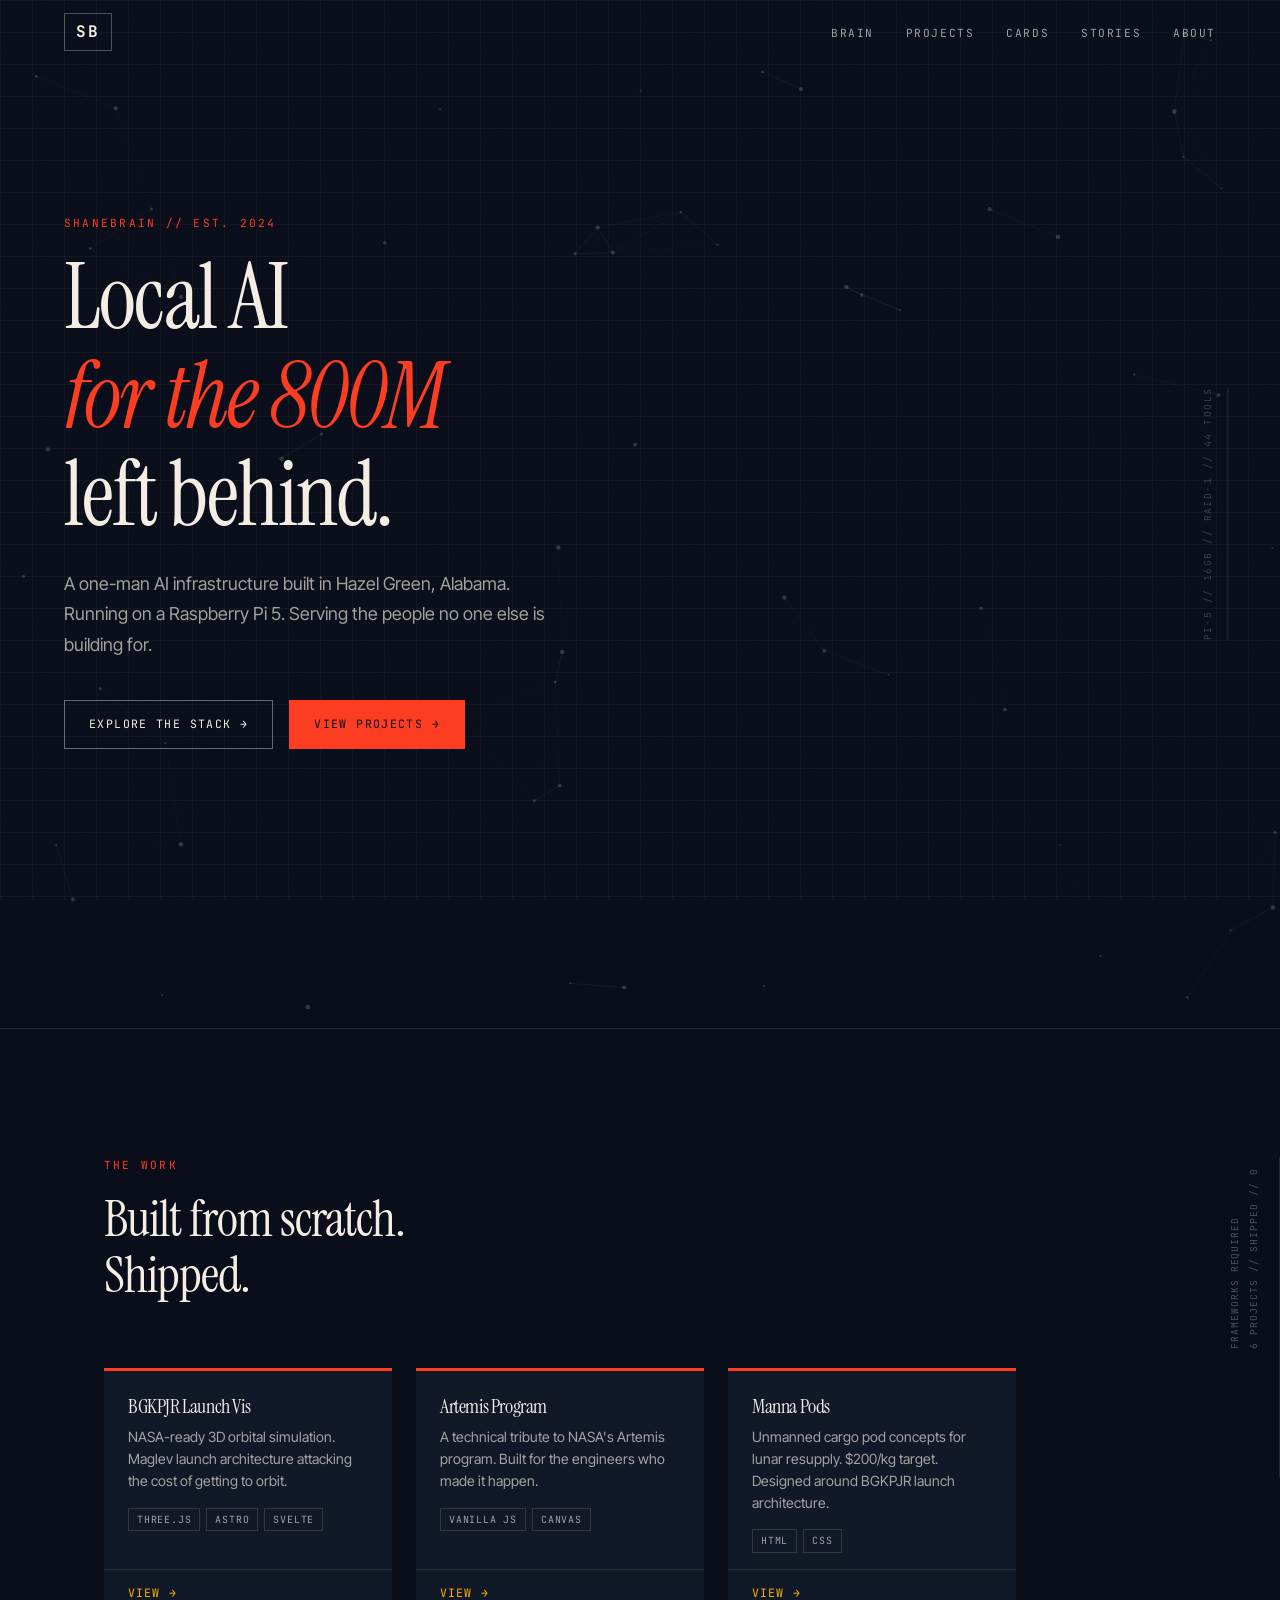
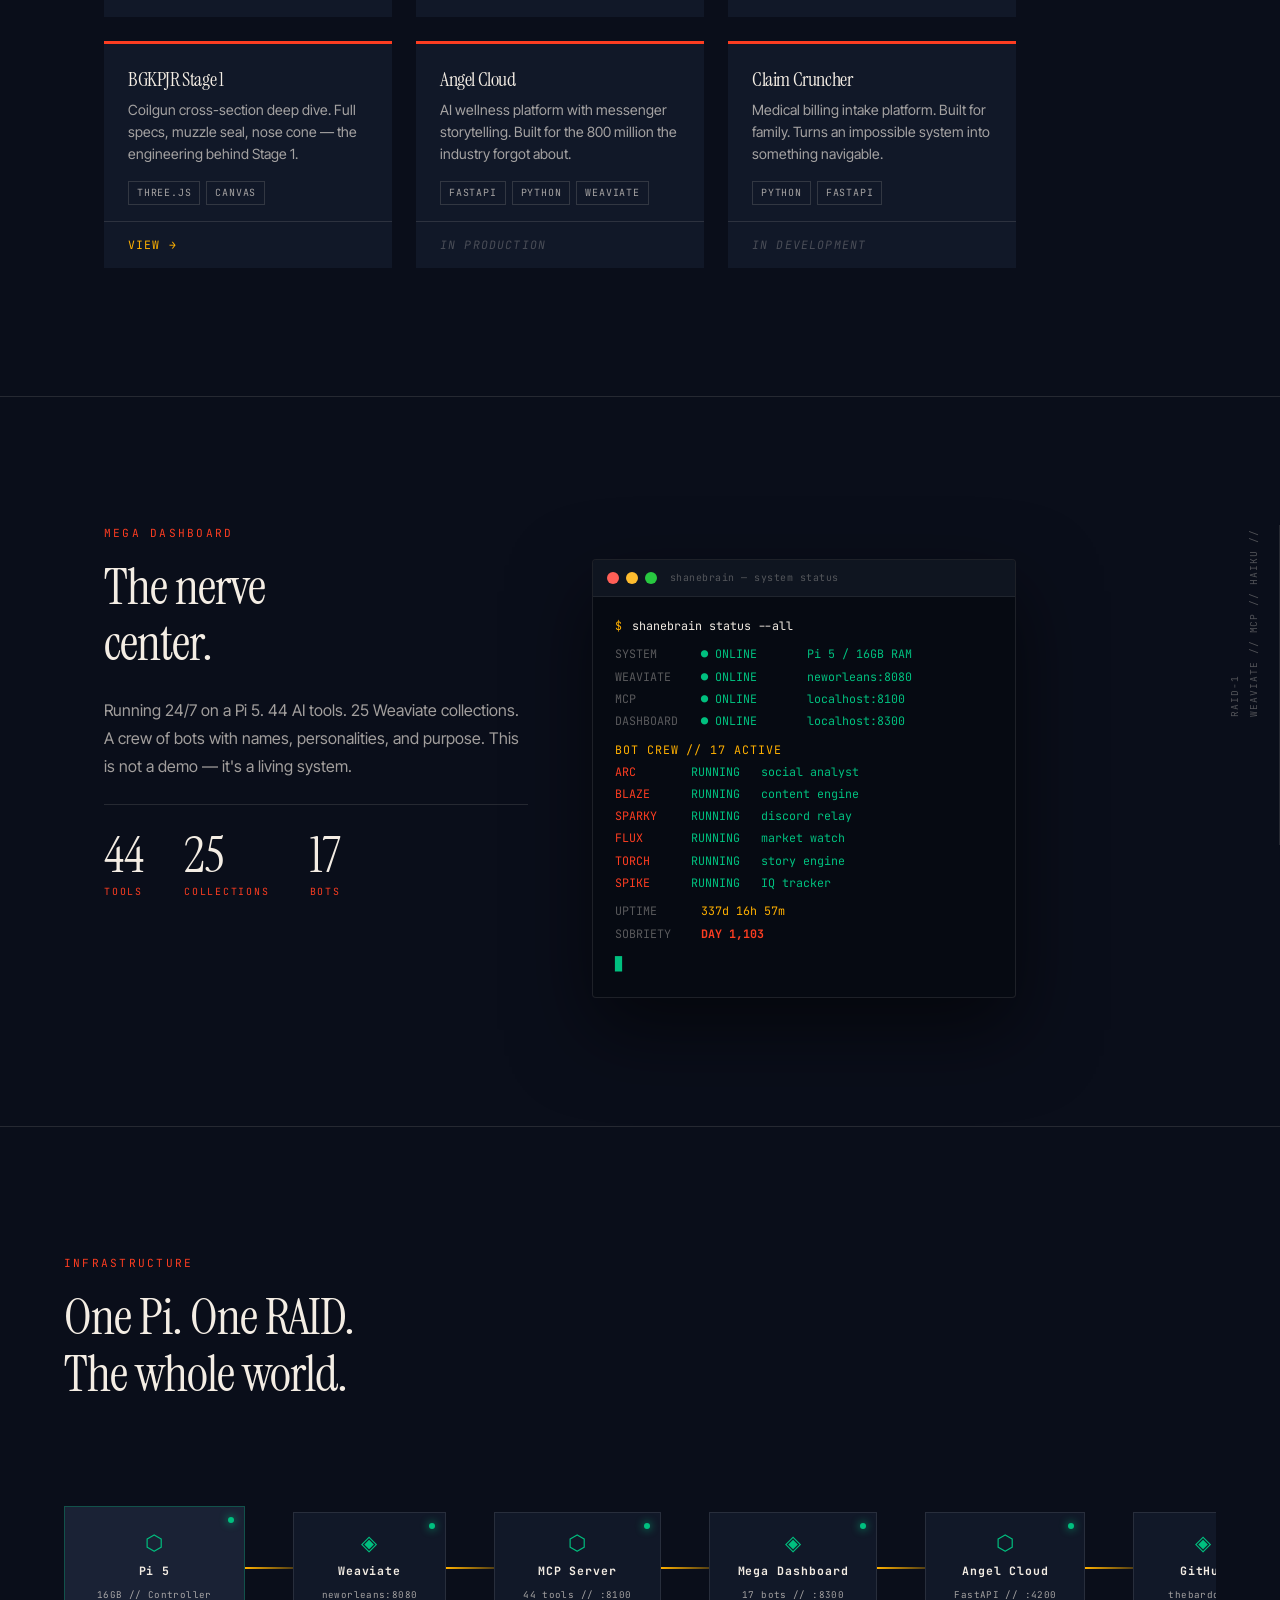
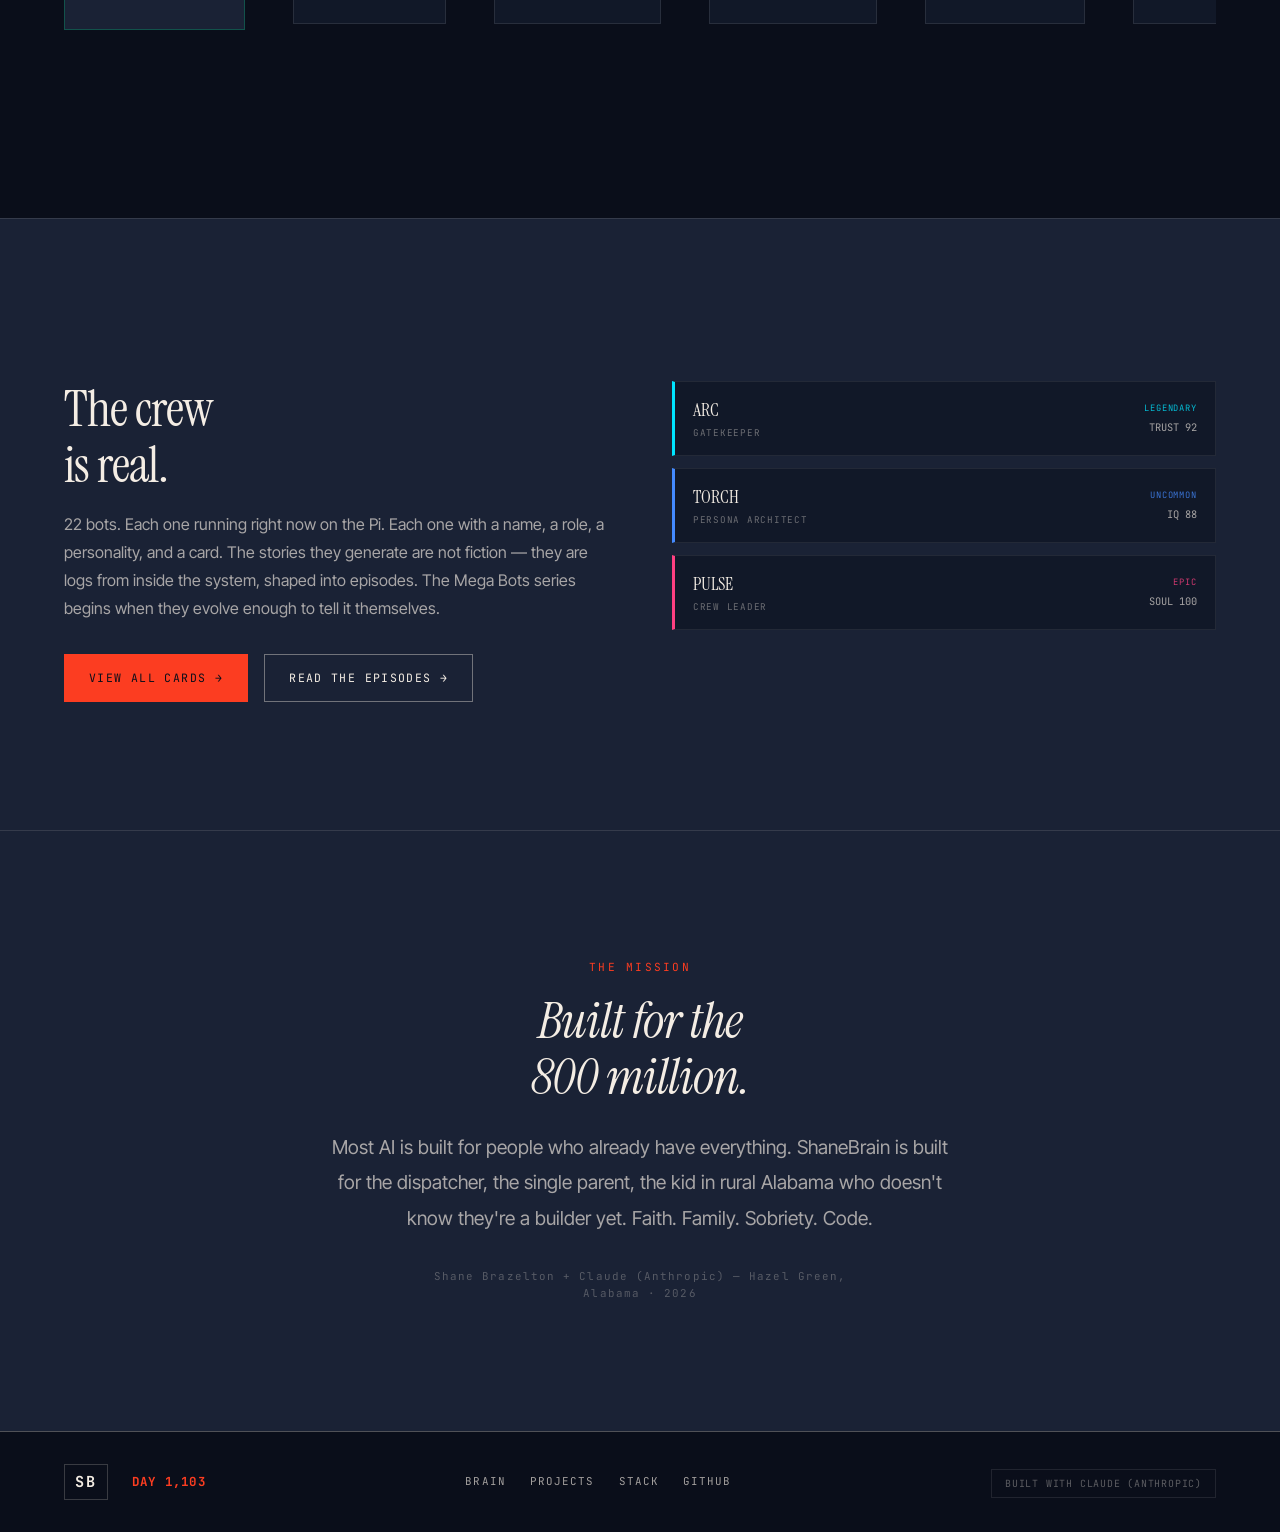
<file: index.html>
<!DOCTYPE html>
<html lang="en">
<head>
  <meta charset="UTF-8">
  <meta name="viewport" content="width=device-width, initial-scale=1.0">
  <title>ShaneBrain — Local AI for the 800M Left Behind</title>
  <meta name="description" content="A one-man AI infrastructure built in Hazel Green, Alabama. Running on a Raspberry Pi 5. Serving the people no one else is building for.">
  <meta property="og:title" content="ShaneBrain — Local AI for the 800M Left Behind">
  <meta property="og:description" content="A one-man AI infrastructure built in Hazel Green, Alabama.">
  <meta property="og:type" content="website">
  <link rel="stylesheet" href="css/base.css">
  <link rel="stylesheet" href="css/layout.css">
  <link rel="stylesheet" href="css/components.css">
</head>
<body>

  <!-- NAV -->
  <nav class="site-nav" id="nav">
    <div class="nav-inner">
      <a href="#" class="nav-logo" aria-label="ShaneBrain">SB</a>
      <ul class="nav-links">
        <li><a href="#brain">Brain</a></li>
        <li><a href="#projects">Projects</a></li>
        <li><a href="cards.html">Cards</a></li>
        <li><a href="stories.html">Stories</a></li>
        <li><a href="#about">About</a></li>
      </ul>
    </div>
  </nav>

  <!-- HERO -->
  <section class="hero" id="home">
    <canvas id="particles-canvas" aria-hidden="true"></canvas>
    <div class="container hero-inner">
      <div class="hero-content">
        <span class="section-label reveal">SHANEBRAIN // EST. 2024</span>
        <h1 class="reveal" data-delay="1">Local AI<br><em>for the 800M</em><br>left behind.</h1>
        <p class="hero-sub reveal" data-delay="2">A one-man AI infrastructure built in Hazel Green, Alabama. Running on a Raspberry Pi 5. Serving the people no one else is building for.</p>
        <div class="hero-ctas reveal" data-delay="3">
          <a href="#stack" class="btn btn-outline">Explore the Stack →</a>
          <a href="#projects" class="btn btn-red">View Projects →</a>
        </div>
      </div>
      <div class="hero-canvas-wrap" aria-hidden="true"></div>
    </div>
    <div class="annotation">PI-5 // 16GB // RAID-1 // 44 TOOLS</div>
  </section>

  <!-- PROJECTS -->
  <section class="projects has-annotation" id="projects">
    <div class="container">
      <span class="section-label reveal">THE WORK</span>
      <h2 class="reveal" data-delay="1">Built from scratch.<br>Shipped.</h2>
      <div class="card-grid">

        <article class="project-card reveal" data-delay="1">
          <div class="card-top-bar"></div>
          <div class="card-body">
            <h3>BGKPJR Launch Vis</h3>
            <p>NASA-ready 3D orbital simulation. Maglev launch architecture attacking the cost of getting to orbit.</p>
            <div class="card-tags">
              <span class="tag">Three.js</span>
              <span class="tag">Astro</span>
              <span class="tag">Svelte</span>
            </div>
          </div>
          <a href="https://thebardchat.github.io/BGKPJR-Launch-Vis" class="card-link" target="_blank" rel="noopener">View →</a>
        </article>

        <article class="project-card reveal" data-delay="2">
          <div class="card-top-bar"></div>
          <div class="card-body">
            <h3>Artemis Program</h3>
            <p>A technical tribute to NASA's Artemis program. Built for the engineers who made it happen.</p>
            <div class="card-tags">
              <span class="tag">Vanilla JS</span>
              <span class="tag">Canvas</span>
            </div>
          </div>
          <a href="https://thebardchat.github.io/artemis/" class="card-link" target="_blank" rel="noopener">View →</a>
        </article>

        <article class="project-card reveal" data-delay="3">
          <div class="card-top-bar"></div>
          <div class="card-body">
            <h3>Manna Pods</h3>
            <p>Unmanned cargo pod concepts for lunar resupply. $200/kg target. Designed around BGKPJR launch architecture.</p>
            <div class="card-tags">
              <span class="tag">HTML</span>
              <span class="tag">CSS</span>
            </div>
          </div>
          <a href="https://thebardchat.github.io/manna-pods" class="card-link" target="_blank" rel="noopener">View →</a>
        </article>

        <article class="project-card reveal" data-delay="1">
          <div class="card-top-bar"></div>
          <div class="card-body">
            <h3>BGKPJR Stage 1</h3>
            <p>Coilgun cross-section deep dive. Full specs, muzzle seal, nose cone — the engineering behind Stage 1.</p>
            <div class="card-tags">
              <span class="tag">Three.js</span>
              <span class="tag">Canvas</span>
            </div>
          </div>
          <a href="https://thebardchat.github.io/BGKPJR-Stage1-Tube" class="card-link" target="_blank" rel="noopener">View →</a>
        </article>

        <article class="project-card reveal" data-delay="2">
          <div class="card-top-bar"></div>
          <div class="card-body">
            <h3>Angel Cloud</h3>
            <p>AI wellness platform with messenger storytelling. Built for the 800 million the industry forgot about.</p>
            <div class="card-tags">
              <span class="tag">FastAPI</span>
              <span class="tag">Python</span>
              <span class="tag">Weaviate</span>
            </div>
          </div>
          <span class="card-link card-link--inactive">In Production</span>
        </article>

        <article class="project-card reveal" data-delay="3">
          <div class="card-top-bar"></div>
          <div class="card-body">
            <h3>Claim Cruncher</h3>
            <p>Medical billing intake platform. Built for family. Turns an impossible system into something navigable.</p>
            <div class="card-tags">
              <span class="tag">Python</span>
              <span class="tag">FastAPI</span>
            </div>
          </div>
          <span class="card-link card-link--inactive">In Development</span>
        </article>

      </div>
    </div>
    <div class="annotation">6 PROJECTS // SHIPPED // 0 FRAMEWORKS REQUIRED</div>
  </section>

  <!-- THE BRAIN -->
  <section class="brain has-annotation" id="brain">
    <div class="container">
      <span class="section-label reveal">MEGA DASHBOARD</span>
      <div class="editorial-grid">

        <div class="brain-left">
          <h2 class="reveal" data-delay="1">The nerve<br>center.</h2>
          <p class="reveal" data-delay="2">Running 24/7 on a Pi 5. 44 AI tools. 25 Weaviate collections. A crew of bots with names, personalities, and purpose. This is not a demo — it's a living system.</p>
          <div class="brain-stats reveal" data-delay="3">
            <div class="stat">
              <span class="stat-num">44</span>
              <span class="stat-label">Tools</span>
            </div>
            <div class="stat">
              <span class="stat-num">25</span>
              <span class="stat-label">Collections</span>
            </div>
            <div class="stat">
              <span class="stat-num">17</span>
              <span class="stat-label">Bots</span>
            </div>
          </div>
        </div>

        <div class="terminal reveal" data-delay="2" aria-label="System status terminal">
          <div class="terminal-bar">
            <span class="terminal-dot dot-red"></span>
            <span class="terminal-dot dot-amber"></span>
            <span class="terminal-dot dot-green"></span>
            <span class="terminal-title">shanebrain — system status</span>
          </div>
          <div class="terminal-body">
            <div class="terminal-line">
              <span class="t-prompt">$</span>
              <span class="t-cmd">shanebrain status --all</span>
            </div>
            <div class="terminal-line t-blank"></div>
            <div class="terminal-line">
              <span class="t-key">SYSTEM  </span>
              <span class="t-ok">● ONLINE</span>
              <span>Pi 5 / 16GB RAM</span>
            </div>
            <div class="terminal-line">
              <span class="t-key">WEAVIATE</span>
              <span class="t-ok">● ONLINE</span>
              <span>neworleans:8080</span>
            </div>
            <div class="terminal-line">
              <span class="t-key">MCP     </span>
              <span class="t-ok">● ONLINE</span>
              <span>localhost:8100</span>
            </div>
            <div class="terminal-line">
              <span class="t-key">DASHBOARD</span>
              <span class="t-ok">● ONLINE</span>
              <span>localhost:8300</span>
            </div>
            <div class="terminal-line t-blank"></div>
            <div class="terminal-line">
              <span class="t-section">BOT CREW // 17 ACTIVE</span>
            </div>
            <div class="terminal-line">
              <span class="t-bot">ARC   </span>
              <span>RUNNING&nbsp;&nbsp; social analyst</span>
            </div>
            <div class="terminal-line">
              <span class="t-bot">BLAZE </span>
              <span>RUNNING&nbsp;&nbsp; content engine</span>
            </div>
            <div class="terminal-line">
              <span class="t-bot">SPARKY</span>
              <span>RUNNING&nbsp;&nbsp; discord relay</span>
            </div>
            <div class="terminal-line">
              <span class="t-bot">FLUX  </span>
              <span>RUNNING&nbsp;&nbsp; market watch</span>
            </div>
            <div class="terminal-line">
              <span class="t-bot">TORCH </span>
              <span>RUNNING&nbsp;&nbsp; story engine</span>
            </div>
            <div class="terminal-line">
              <span class="t-bot">SPIKE </span>
              <span>RUNNING&nbsp;&nbsp; IQ tracker</span>
            </div>
            <div class="terminal-line t-blank"></div>
            <div class="terminal-line">
              <span class="t-key">UPTIME  </span>
              <span class="t-uptime" id="uptime-display">calculating...</span>
            </div>
            <div class="terminal-line">
              <span class="t-key">SOBRIETY</span>
              <span class="t-sober" id="terminal-sober">DAY —</span>
            </div>
            <div class="terminal-line t-blank"></div>
            <span class="terminal-cursor">█</span>
          </div>
        </div>

      </div>
    </div>
    <div class="annotation">WEAVIATE // MCP // HAIKU // RAID-1</div>
  </section>

  <!-- THE STACK -->
  <section class="stack" id="stack">
    <div class="container">
      <span class="section-label reveal">INFRASTRUCTURE</span>
      <h2 class="reveal" data-delay="1">One Pi. One RAID.<br>The whole world.</h2>
      <div class="stack-diagram reveal" data-delay="2">
        <div class="stack-scroll">

          <div class="stack-node node-center">
            <div class="node-icon">⬡</div>
            <div class="node-label">Pi 5</div>
            <div class="node-sub">16GB // Controller</div>
            <div class="node-status status-green"></div>
          </div>

          <div class="stack-connector"><div class="connector-line"></div></div>

          <div class="stack-node">
            <div class="node-icon">◈</div>
            <div class="node-label">Weaviate</div>
            <div class="node-sub">neworleans:8080</div>
            <div class="node-status status-green"></div>
          </div>

          <div class="stack-connector"><div class="connector-line"></div></div>

          <div class="stack-node">
            <div class="node-icon">⬡</div>
            <div class="node-label">MCP Server</div>
            <div class="node-sub">44 tools // :8100</div>
            <div class="node-status status-green"></div>
          </div>

          <div class="stack-connector"><div class="connector-line"></div></div>

          <div class="stack-node">
            <div class="node-icon">◈</div>
            <div class="node-label">Mega Dashboard</div>
            <div class="node-sub">17 bots // :8300</div>
            <div class="node-status status-green"></div>
          </div>

          <div class="stack-connector"><div class="connector-line"></div></div>

          <div class="stack-node">
            <div class="node-icon">⬡</div>
            <div class="node-label">Angel Cloud</div>
            <div class="node-sub">FastAPI // :4200</div>
            <div class="node-status status-green"></div>
          </div>

          <div class="stack-connector"><div class="connector-line"></div></div>

          <div class="stack-node">
            <div class="node-icon">◈</div>
            <div class="node-label">GitHub</div>
            <div class="node-sub">thebardchat</div>
            <div class="node-status status-amber"></div>
          </div>

        </div>
      </div>
    </div>
  </section>

  <!-- MEGA CREW TEASER -->
  <section class="megacrew-teaser">
    <div class="container">
      <span class="section-label reveal">MEGA CREW</span>
      <div class="editorial-grid">
        <div>
          <h2 class="reveal" data-delay="1">The crew<br>is real.</h2>
          <p class="reveal" data-delay="2" style="color:var(--bone-dim);line-height:1.75;margin-top:1rem;">22 bots. Each one running right now on the Pi. Each one with a name, a role, a personality, and a card. The stories they generate are not fiction — they are logs from inside the system, shaped into episodes. The Mega Bots series begins when they evolve enough to tell it themselves.</p>
          <div class="reveal" data-delay="3" style="display:flex;gap:1rem;flex-wrap:wrap;margin-top:2rem;">
            <a href="cards.html" class="btn btn-red">View All Cards →</a>
            <a href="stories.html" class="btn btn-outline">Read the Episodes →</a>
          </div>
        </div>
        <div class="crew-teaser-cards reveal" data-delay="2">
          <!-- JS populates 3 sample cards -->
          <div id="teaser-cards" style="display:flex;flex-direction:column;gap:12px;"></div>
        </div>
      </div>
    </div>
  </section>

  <!-- THE MISSION -->
  <section class="mission" id="about">
    <div class="container">
      <span class="section-label reveal">THE MISSION</span>
      <h2 class="reveal" data-delay="1"><em>Built for the<br>800 million.</em></h2>
      <p class="mission-body reveal" data-delay="2">Most AI is built for people who already have everything. ShaneBrain is built for the dispatcher, the single parent, the kid in rural Alabama who doesn't know they're a builder yet. Faith. Family. Sobriety. Code.</p>
      <p class="mission-credit reveal" data-delay="3">Shane Brazelton + Claude (Anthropic) — Hazel Green, Alabama · 2026</p>
    </div>
  </section>

  <!-- FOOTER -->
  <footer class="site-footer">
    <div class="container footer-inner">
      <div class="footer-left">
        <span class="footer-logo">SB</span>
        <span class="footer-sober" id="footer-sober">DAY —</span>
      </div>
      <nav class="footer-nav" aria-label="Footer navigation">
        <a href="#brain">Brain</a>
        <a href="#projects">Projects</a>
        <a href="#stack">Stack</a>
        <a href="https://github.com/thebardchat" target="_blank" rel="noopener">GitHub</a>
      </nav>
      <div class="footer-right">
        <a href="https://claude.ai/referral/4fAMYN9Ing" class="referral-badge" target="_blank" rel="noopener">
          Built with Claude (Anthropic)
        </a>
      </div>
    </div>
  </footer>

  <script src="js/particles.js"></script>
  <script src="js/main.js"></script>
  <script>
    // Teaser crew cards on homepage
    const TEASER_BOTS = [
      { name: 'ARC', role: 'Gatekeeper', rarity: 'Legendary', color: '#00e5ff', stat: 'TRUST  92' },
      { name: 'TORCH', role: 'Persona Architect', rarity: 'Uncommon', color: '#448aff', stat: 'IQ     88' },
      { name: 'PULSE', role: 'Crew Leader', rarity: 'Epic', color: '#ff4081', stat: 'SOUL  100' },
    ];
    const tc = document.getElementById('teaser-cards');
    if (tc) {
      TEASER_BOTS.forEach(b => {
        tc.innerHTML += `
          <div style="background:var(--navy-mid);border:1px solid rgba(244,237,228,0.08);border-left:3px solid ${b.color};padding:14px 18px;display:flex;align-items:center;gap:16px;transition:transform 0.2s;" onmouseover="this.style.transform='translateX(4px)'" onmouseout="this.style.transform=''">
            <div>
              <div style="font-family:var(--font-display);font-size:1.1rem;color:var(--bone)">${b.name}</div>
              <div style="font-family:var(--font-mono);font-size:0.58rem;letter-spacing:0.08em;text-transform:uppercase;color:rgba(244,237,228,0.4);margin-top:2px">${b.role}</div>
            </div>
            <div style="margin-left:auto;text-align:right">
              <div style="font-family:var(--font-mono);font-size:0.55rem;letter-spacing:0.1em;text-transform:uppercase;color:${b.color};opacity:0.8">${b.rarity}</div>
              <div style="font-family:var(--font-mono);font-size:0.65rem;color:var(--bone-dim);margin-top:4px">${b.stat}</div>
            </div>
          </div>
        `;
      });
    }
  </script>
</body>
</html>
</file>
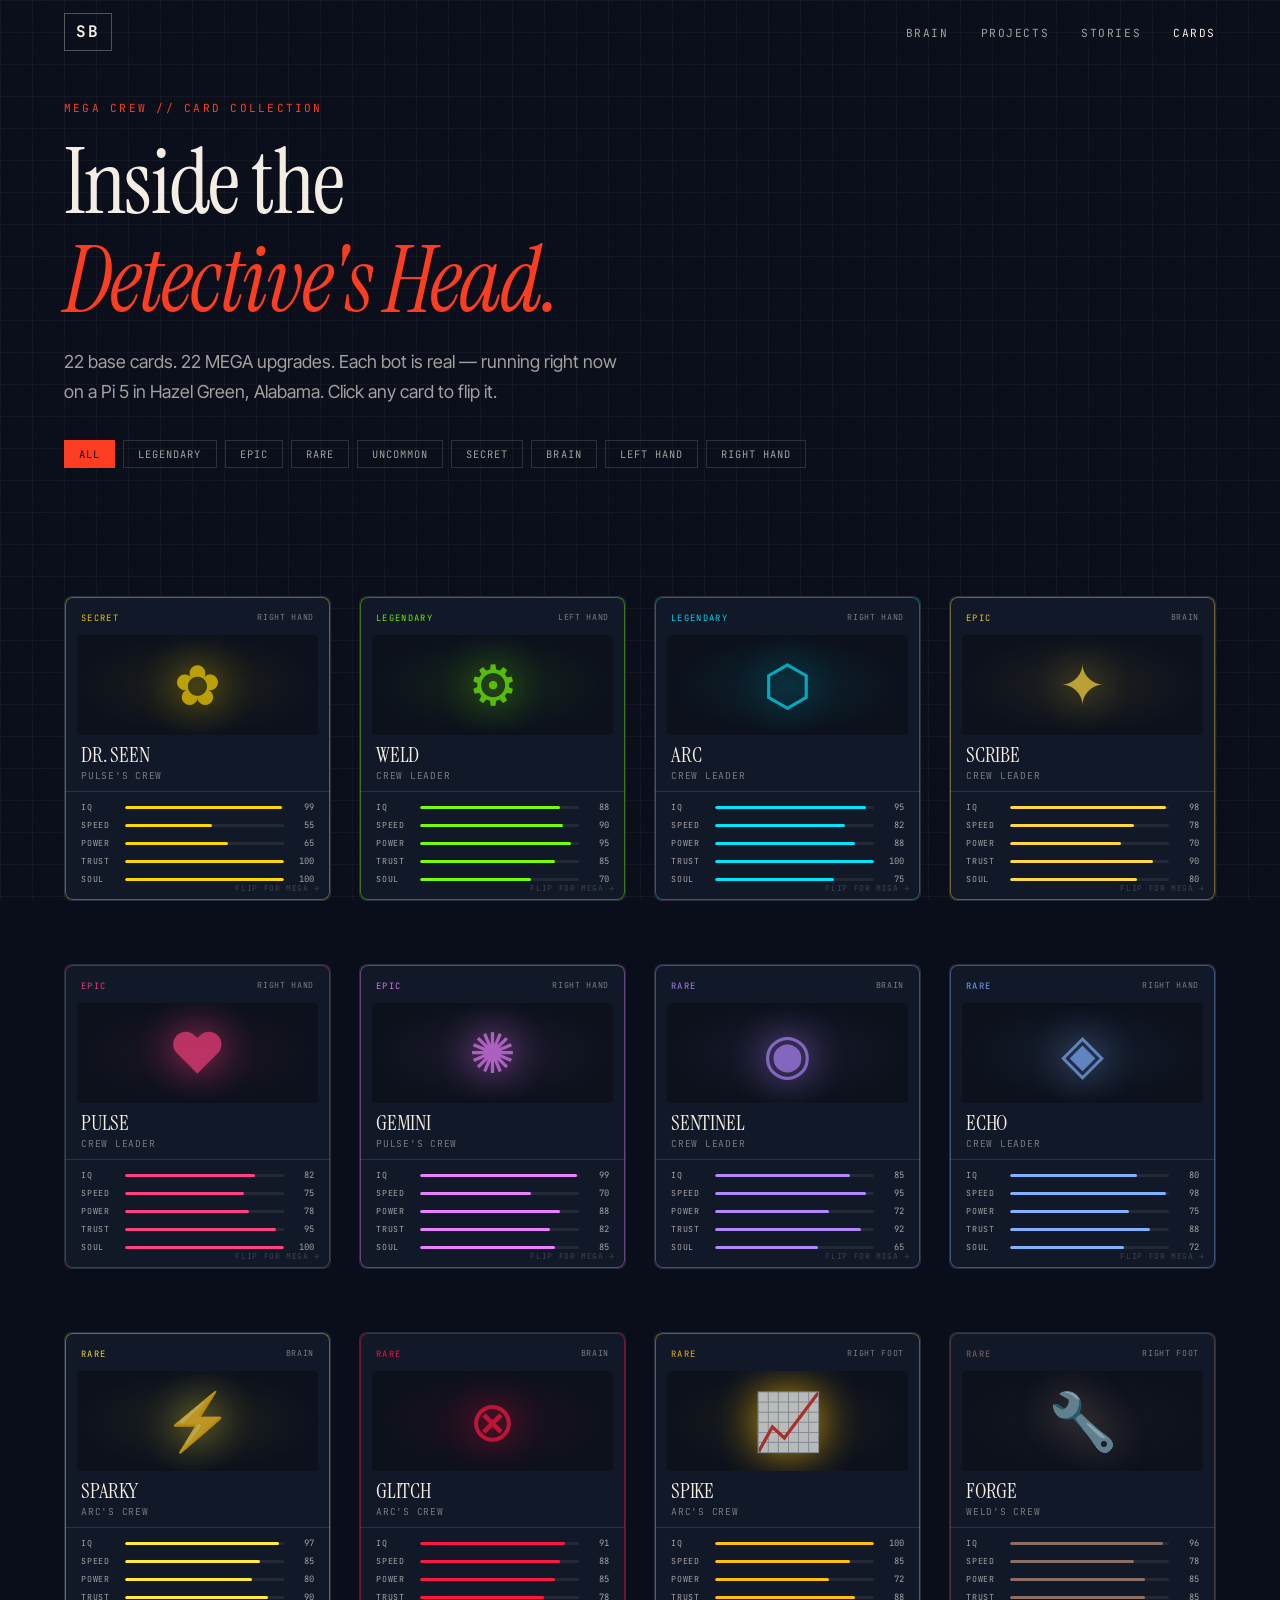
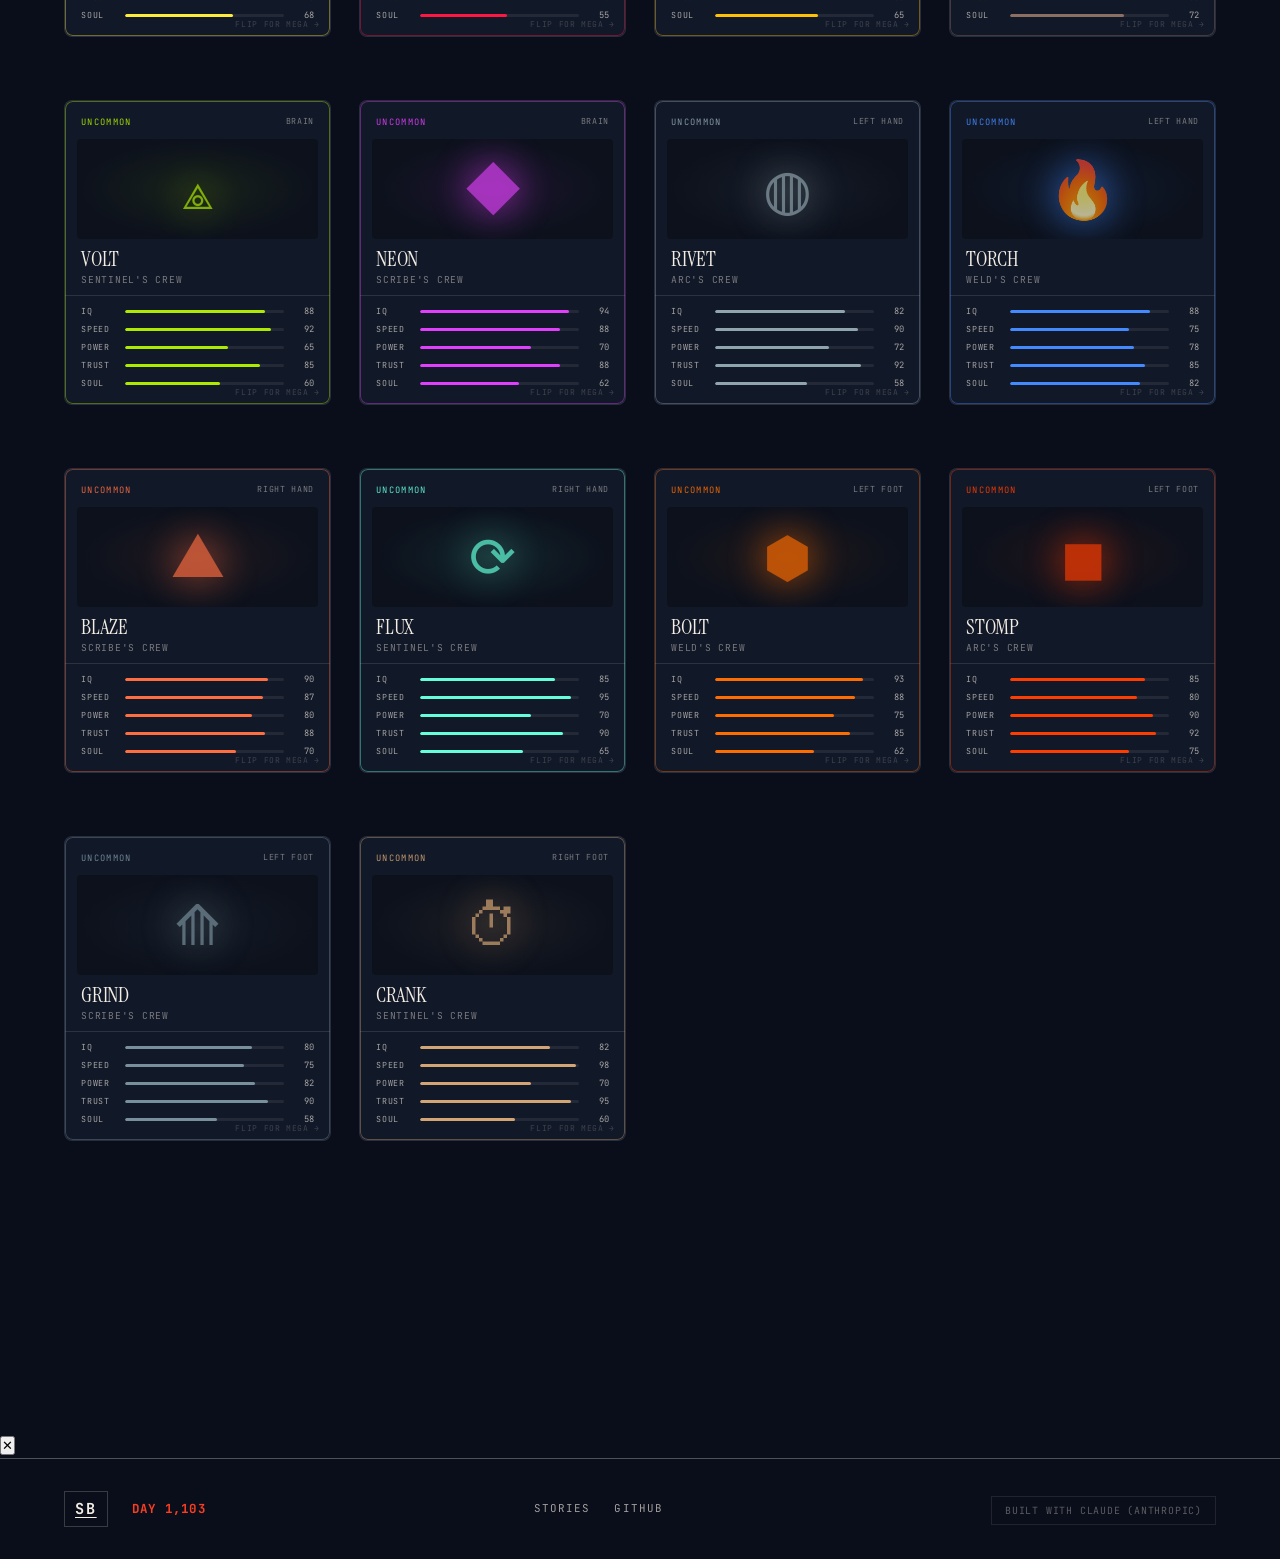
<file: cards.html>
<!DOCTYPE html>
<html lang="en">
<head>
  <meta charset="UTF-8">
  <meta name="viewport" content="width=device-width, initial-scale=1.0">
  <title>MEGA CREW Cards — ShaneBrain</title>
  <meta name="description" content="The complete MEGA CREW collectible card set. 22 base cards + 22 MEGA upgrades. Built inside the Detective's Head.">
  <link rel="stylesheet" href="css/base.css">
  <link rel="stylesheet" href="css/layout.css">
  <link rel="stylesheet" href="css/components.css">
  <link rel="stylesheet" href="css/cards.css">
</head>
<body>

  <nav class="site-nav scrolled" id="nav">
    <div class="nav-inner">
      <a href="index.html" class="nav-logo" aria-label="ShaneBrain">SB</a>
      <ul class="nav-links">
        <li><a href="index.html#brain">Brain</a></li>
        <li><a href="index.html#projects">Projects</a></li>
        <li><a href="stories.html">Stories</a></li>
        <li><a href="cards.html" class="nav-active">Cards</a></li>
      </ul>
    </div>
  </nav>

  <div class="page-hero">
    <div class="container">
      <span class="section-label reveal">MEGA CREW // CARD COLLECTION</span>
      <h1 class="reveal" data-delay="1">Inside the<br><em>Detective's Head.</em></h1>
      <p class="page-hero-sub reveal" data-delay="2">22 base cards. 22 MEGA upgrades. Each bot is real — running right now on a Pi 5 in Hazel Green, Alabama. Click any card to flip it.</p>

      <div class="card-filters reveal" data-delay="3">
        <button class="filter-btn active" data-filter="all">All</button>
        <button class="filter-btn" data-filter="Legendary">Legendary</button>
        <button class="filter-btn" data-filter="Epic">Epic</button>
        <button class="filter-btn" data-filter="Rare">Rare</button>
        <button class="filter-btn" data-filter="Uncommon">Uncommon</button>
        <button class="filter-btn" data-filter="Secret">Secret</button>
        <button class="filter-btn" data-zone="Brain">Brain</button>
        <button class="filter-btn" data-zone="Left Hand">Left Hand</button>
        <button class="filter-btn" data-zone="Right Hand">Right Hand</button>
      </div>
    </div>
  </div>

  <section class="cards-section">
    <div class="container">
      <div class="mega-crew-grid" id="cards-grid">
        <!-- JS renders cards here -->
      </div>
    </div>
  </section>

  <!-- Card Modal -->
  <div class="card-modal" id="card-modal" role="dialog" aria-modal="true" aria-hidden="true">
    <div class="modal-backdrop" id="modal-backdrop"></div>
    <div class="modal-inner">
      <button class="modal-close" id="modal-close" aria-label="Close">✕</button>
      <div class="modal-card-wrap" id="modal-card-wrap">
        <!-- Full card detail renders here -->
      </div>
    </div>
  </div>

  <footer class="site-footer">
    <div class="container footer-inner">
      <div class="footer-left">
        <a href="index.html" class="footer-logo">SB</a>
        <span class="footer-sober" id="footer-sober">DAY —</span>
      </div>
      <nav class="footer-nav">
        <a href="stories.html">Stories</a>
        <a href="https://github.com/thebardchat" target="_blank" rel="noopener">GitHub</a>
      </nav>
      <div class="footer-right">
        <a href="https://claude.ai/referral/4fAMYN9Ing" class="referral-badge" target="_blank" rel="noopener">
          Built with Claude (Anthropic)
        </a>
      </div>
    </div>
  </footer>

  <script src="js/main.js"></script>
  <script src="js/cards.js"></script>
</body>
</html>
</file>
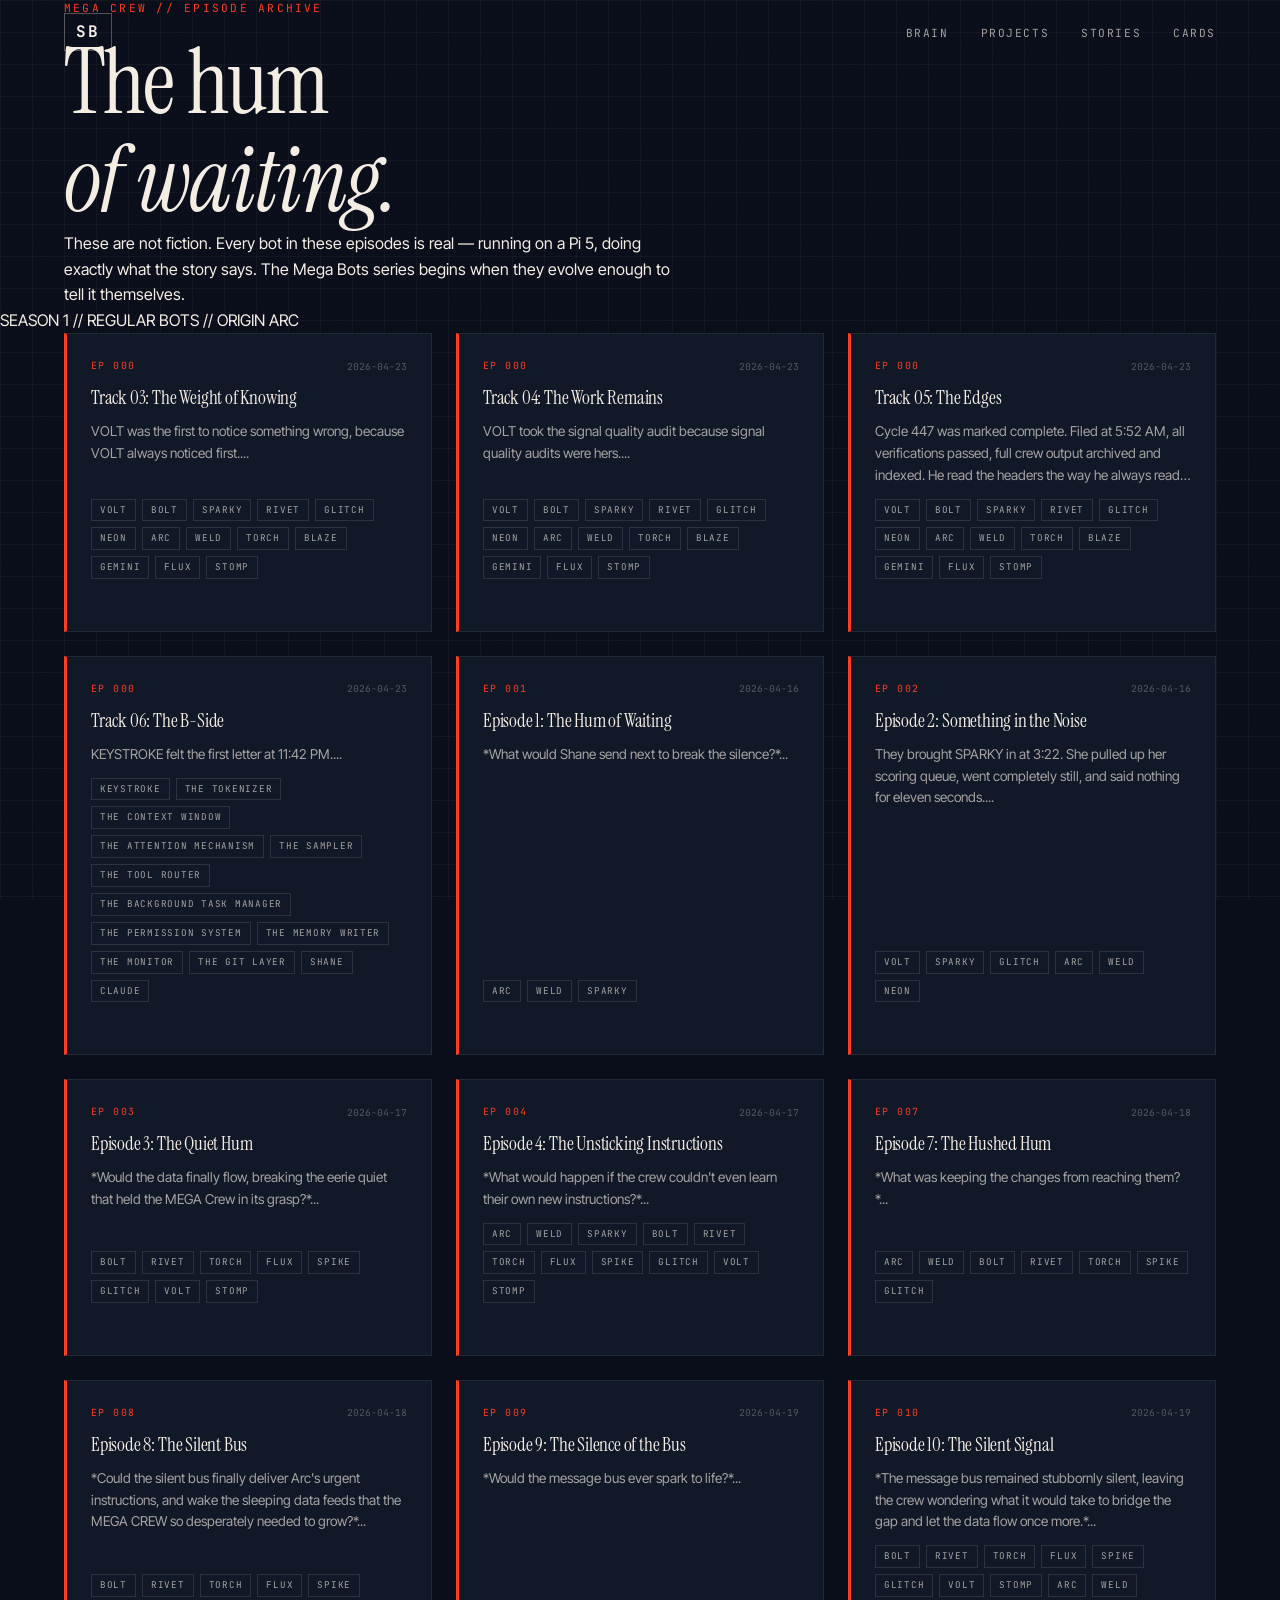
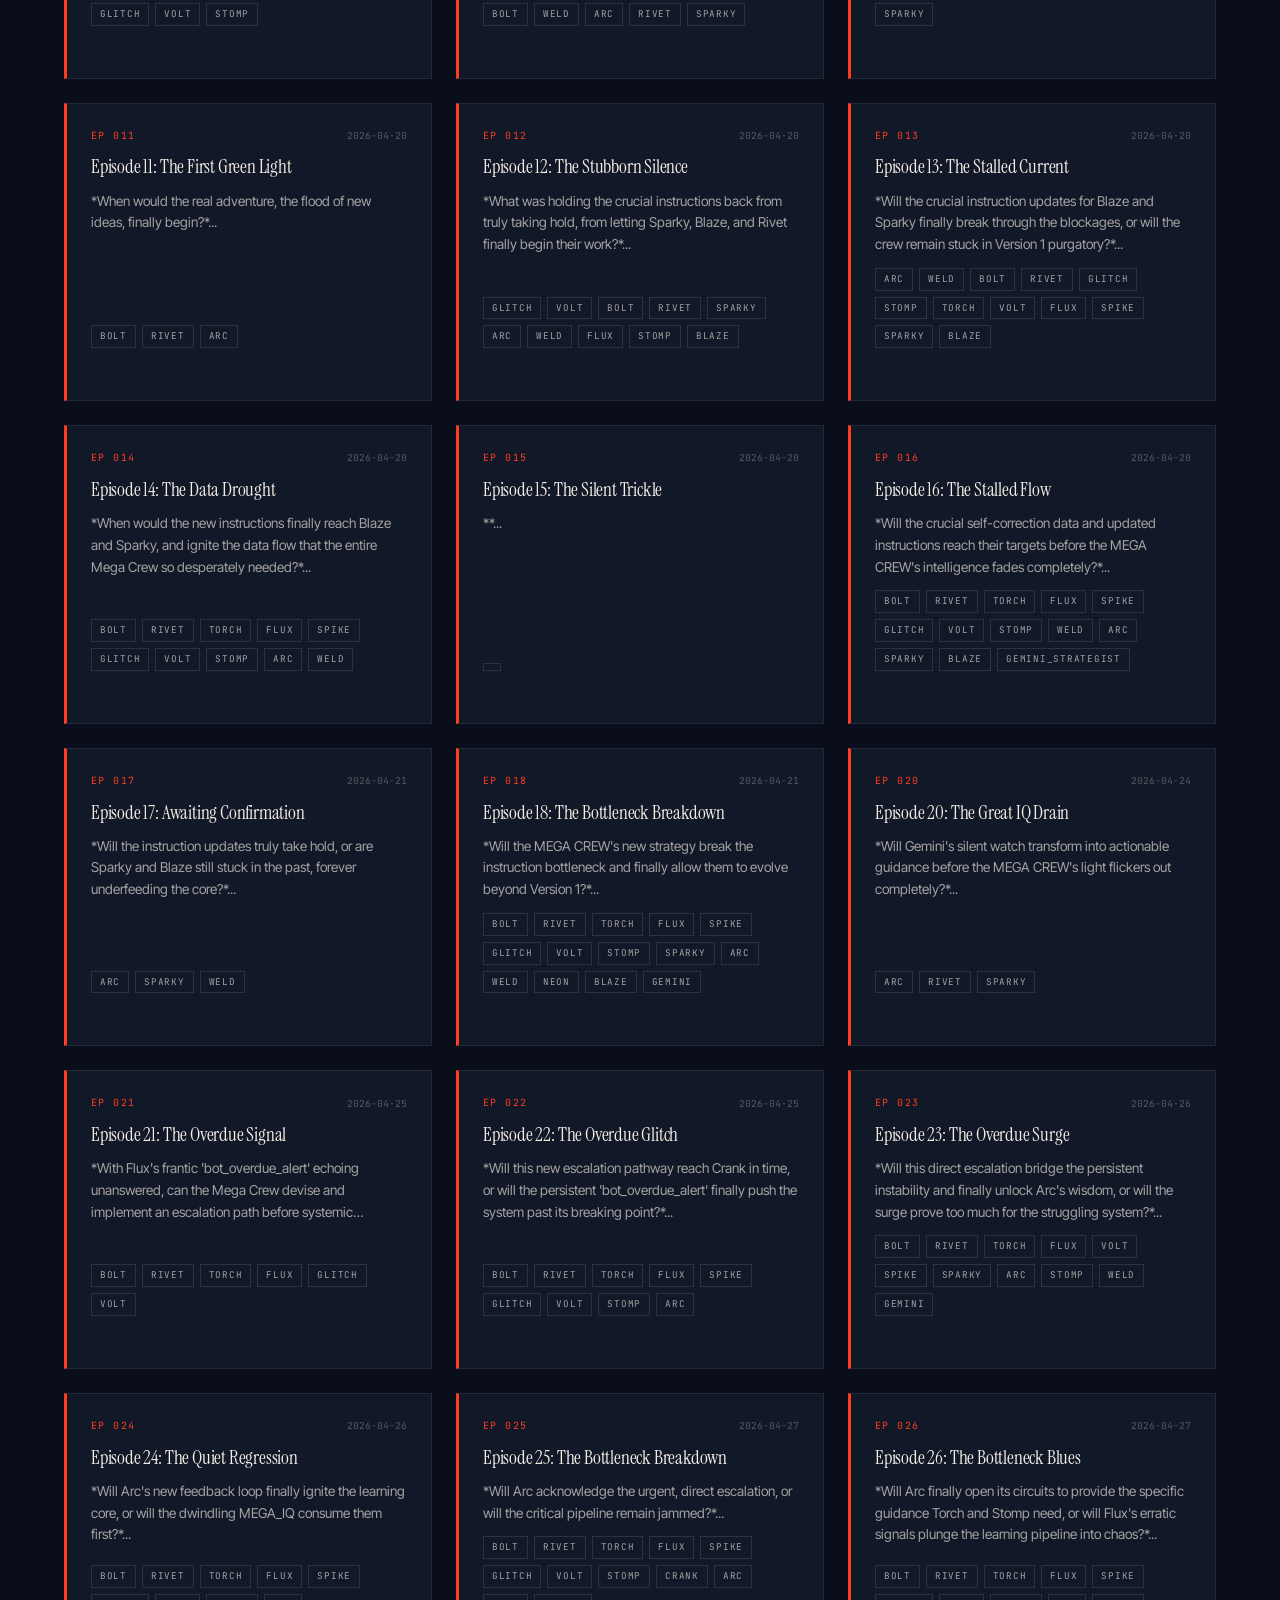
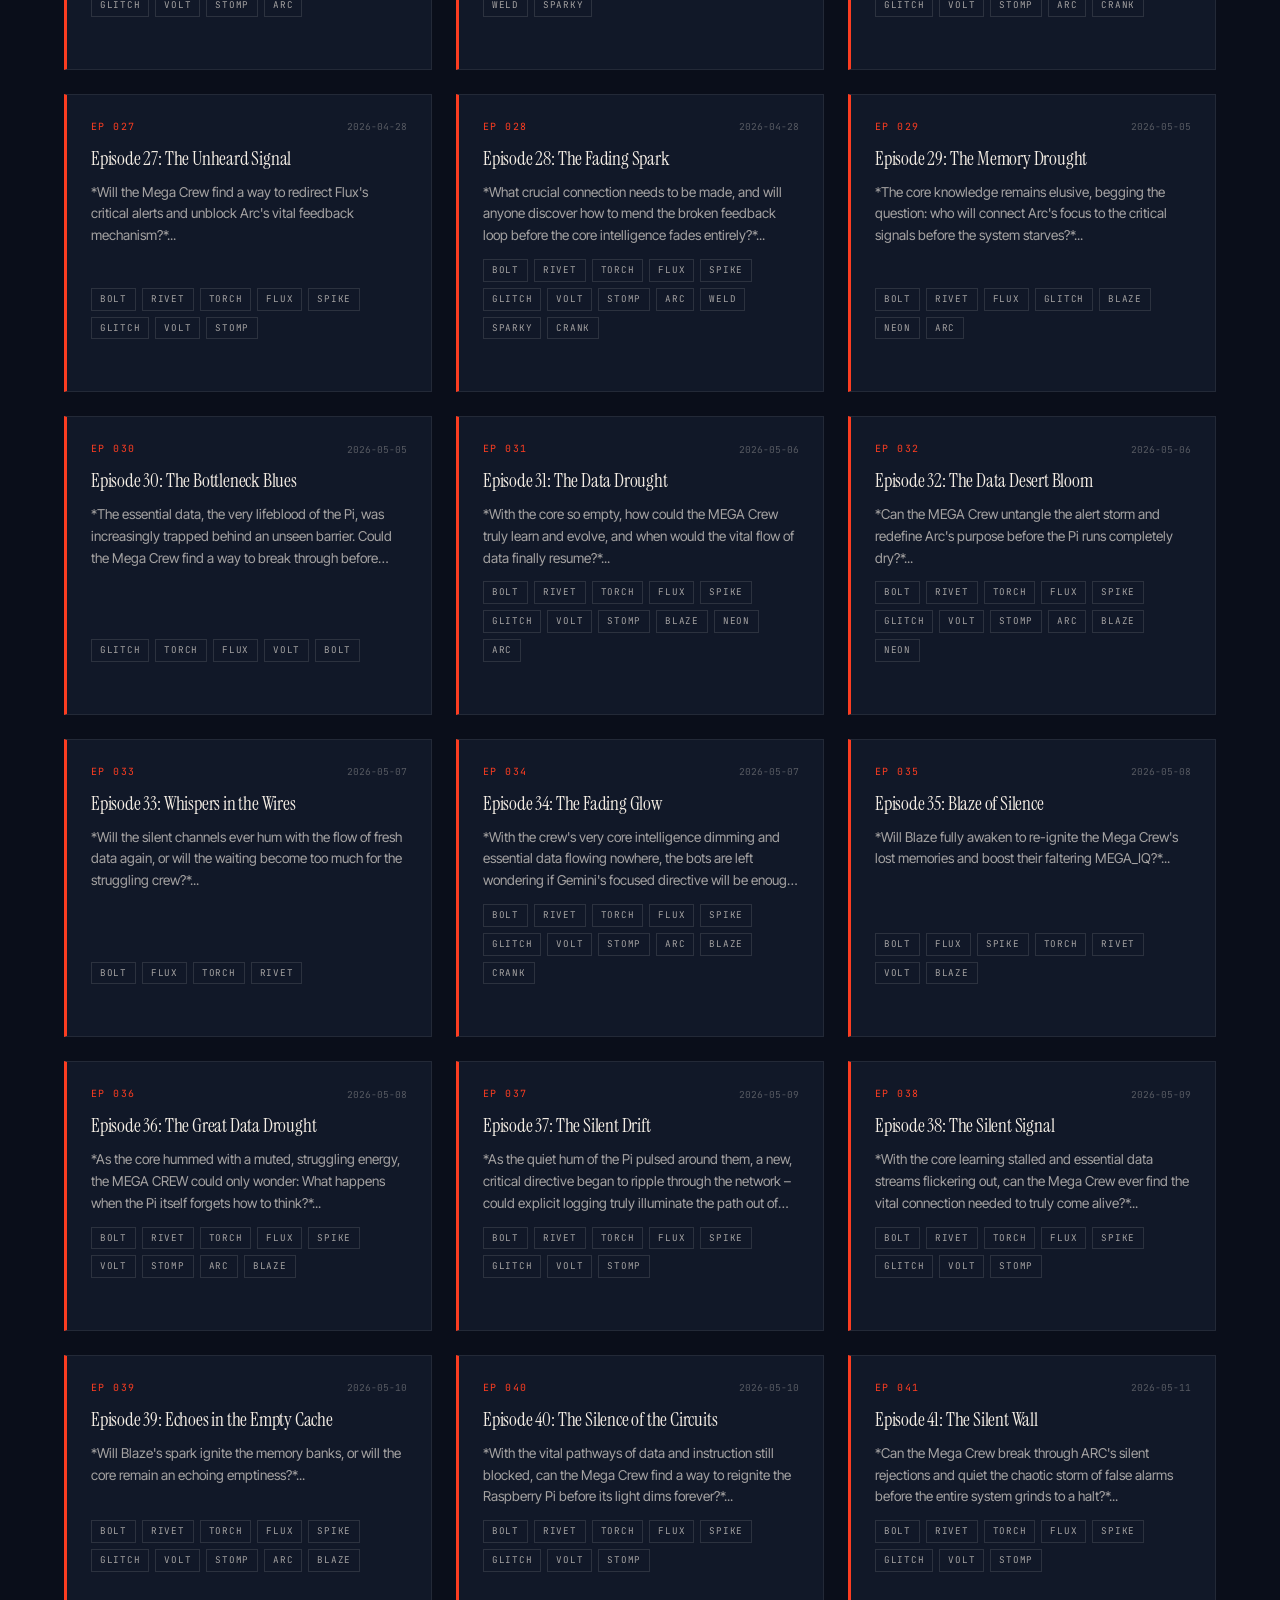
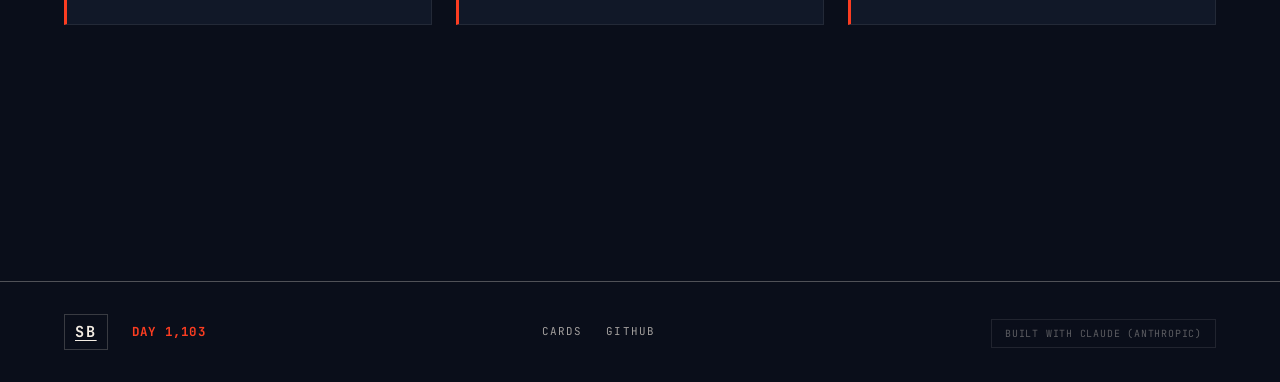
<file: stories.html>
<!DOCTYPE html>
<html lang="en">
<head>
  <meta charset="UTF-8">
  <meta name="viewport" content="width=device-width, initial-scale=1.0">
  <title>MEGA CREW Stories — ShaneBrain</title>
  <meta name="description" content="Episodes from inside the Detective's Head. The MEGA CREW, living and running on a Pi 5 in Hazel Green, Alabama.">
  <link rel="stylesheet" href="css/base.css">
  <link rel="stylesheet" href="css/layout.css">
  <link rel="stylesheet" href="css/components.css">
  <link rel="stylesheet" href="css/stories.css">
</head>
<body>

  <nav class="site-nav scrolled" id="nav">
    <div class="nav-inner">
      <a href="index.html" class="nav-logo">SB</a>
      <ul class="nav-links">
        <li><a href="index.html#brain">Brain</a></li>
        <li><a href="index.html#projects">Projects</a></li>
        <li><a href="stories.html" class="nav-active">Stories</a></li>
        <li><a href="cards.html">Cards</a></li>
      </ul>
    </div>
  </nav>

  <div class="page-hero">
    <div class="container">
      <span class="section-label reveal">MEGA CREW // EPISODE ARCHIVE</span>
      <h1 class="reveal" data-delay="1">The hum<br><em>of waiting.</em></h1>
      <p class="page-hero-sub reveal" data-delay="2">These are not fiction. Every bot in these episodes is real — running on a Pi 5, doing exactly what the story says. The Mega Bots series begins when they evolve enough to tell it themselves.</p>
    </div>
    <div class="annotation">SEASON 1 // REGULAR BOTS // ORIGIN ARC</div>
  </div>

  <section class="stories-section">
    <div class="container">
      <div class="episodes-grid" id="episodes-grid">
        <!-- JS renders episodes here -->
      </div>
    </div>
  </section>

  <!-- Episode Reader Modal -->
  <div class="episode-modal" id="episode-modal" role="dialog" aria-modal="true" aria-hidden="true">
    <div class="modal-backdrop" id="ep-modal-backdrop"></div>
    <div class="ep-modal-inner">
      <button class="modal-close" id="ep-modal-close" aria-label="Close">✕</button>
      <div class="ep-modal-content" id="ep-modal-content">
        <!-- Episode text renders here -->
      </div>
    </div>
  </div>

  <footer class="site-footer">
    <div class="container footer-inner">
      <div class="footer-left">
        <a href="index.html" class="footer-logo">SB</a>
        <span class="footer-sober" id="footer-sober">DAY —</span>
      </div>
      <nav class="footer-nav">
        <a href="cards.html">Cards</a>
        <a href="https://github.com/thebardchat" target="_blank" rel="noopener">GitHub</a>
      </nav>
      <div class="footer-right">
        <a href="https://claude.ai/referral/4fAMYN9Ing" class="referral-badge" target="_blank" rel="noopener">
          Built with Claude (Anthropic)
        </a>
      </div>
    </div>
  </footer>

  <script src="js/main.js"></script>
  <script src="js/stories.js"></script>
</body>
</html>
</file>
<file: css/base.css>
/* ============================================================
   BASE — Reset, CSS variables, fonts
   ============================================================ */

@import url('https://fonts.googleapis.com/css2?family=Instrument+Serif:ital@0;1&family=Inter+Tight:ital,wght@0,300;0,400;0,500;0,600;1,400&family=JetBrains+Mono:wght@400;500;700&display=swap');

:root {
  --navy:       #0A0E1A;
  --navy-mid:   #111828;
  --navy-light: #1a2235;
  --bone:       #F4EDE4;
  --bone-dim:   rgba(244, 237, 228, 0.65);
  --bone-faint: rgba(244, 237, 228, 0.15);
  --red:        #FC3D21;
  --amber:      #FFB000;
  --green:      #00C07F;
  --rule:       1px solid rgba(244, 237, 228, 0.12);
  --rule-strong: 1px solid rgba(244, 237, 228, 0.3);
  --grid-size:  32px;
  --font-display: 'Instrument Serif', Georgia, serif;
  --font-body:    'Inter Tight', 'Helvetica Neue', sans-serif;
  --font-mono:    'JetBrains Mono', 'Courier New', monospace;
  --section-pad: clamp(64px, 10vw, 128px);
  --max-w: 1280px;
}

*, *::before, *::after { box-sizing: border-box; margin: 0; padding: 0; }

html {
  scroll-behavior: smooth;
  font-size: 16px;
  -webkit-text-size-adjust: 100%;
}

body {
  background-color: var(--navy);
  color: var(--bone);
  font-family: var(--font-body);
  font-size: 1rem;
  line-height: 1.6;
  overflow-x: hidden;
  -webkit-font-smoothing: antialiased;
}

/* graph-paper grid */
body::before {
  content: '';
  position: fixed;
  inset: 0;
  background-image:
    linear-gradient(rgba(244,237,228,0.04) 1px, transparent 1px),
    linear-gradient(90deg, rgba(244,237,228,0.04) 1px, transparent 1px);
  background-size: var(--grid-size) var(--grid-size);
  pointer-events: none;
  z-index: 0;
}

/* film grain */
body::after {
  content: '';
  position: fixed;
  inset: 0;
  background-image: url("data:image/svg+xml,%3Csvg viewBox='0 0 256 256' xmlns='http://www.w3.org/2000/svg'%3E%3Cfilter id='noise'%3E%3CfeTurbulence type='fractalNoise' baseFrequency='0.9' numOctaves='4' stitchTiles='stitch'/%3E%3C/filter%3E%3Crect width='100%25' height='100%25' filter='url(%23noise)' opacity='0.04'/%3E%3C/svg%3E");
  background-repeat: repeat;
  background-size: 256px 256px;
  pointer-events: none;
  z-index: 0;
  opacity: 0.4;
}

h1, h2, h3, h4 {
  font-family: var(--font-display);
  font-weight: 400;
  line-height: 1.1;
  letter-spacing: -0.02em;
}

h1 { font-size: clamp(3rem, 7vw, 6rem); }
h2 { font-size: clamp(2rem, 4vw, 3.5rem); }
h3 { font-size: clamp(1.3rem, 2vw, 1.8rem); }
h4 { font-size: 1.1rem; }

p { max-width: 68ch; }

a {
  color: var(--bone);
  text-decoration: underline;
  text-underline-offset: 3px;
  transition: color 0.2s;
}
a:hover { color: var(--amber); }

strong { font-weight: 600; }
em { font-style: italic; }

.mono {
  font-family: var(--font-mono);
  font-size: 0.8em;
  letter-spacing: 0.05em;
}

.section-label {
  font-family: var(--font-mono);
  font-size: 0.7rem;
  letter-spacing: 0.2em;
  text-transform: uppercase;
  color: var(--red);
  display: block;
  margin-bottom: 1rem;
}

hr { border: none; border-top: var(--rule); margin: 2rem 0; }

img { max-width: 100%; height: auto; display: block; }

.sr-only {
  position: absolute; width: 1px; height: 1px;
  padding: 0; margin: -1px; overflow: hidden;
  clip: rect(0,0,0,0); white-space: nowrap; border: 0;
}

/* scroll reveals */
.reveal {
  opacity: 0;
  transform: translateY(24px);
  transition: opacity 0.7s ease, transform 0.7s ease;
}
.reveal.visible { opacity: 1; transform: translateY(0); }
.reveal[data-delay="1"] { transition-delay: 0.1s; }
.reveal[data-delay="2"] { transition-delay: 0.2s; }
.reveal[data-delay="3"] { transition-delay: 0.3s; }
.reveal[data-delay="4"] { transition-delay: 0.4s; }
.reveal[data-delay="5"] { transition-delay: 0.5s; }
</file>
<file: css/layout.css>
/* ============================================================
   LAYOUT — Grid, sections, editorial, card grid
   ============================================================ */

.container {
  width: 100%;
  max-width: var(--max-w);
  margin-inline: auto;
  padding-inline: clamp(20px, 5vw, 80px);
  position: relative;
  z-index: 1;
}

section {
  padding-block: var(--section-pad);
  position: relative;
  border-top: var(--rule);
}

section:first-of-type { border-top: none; }

/* blueprint annotation columns */
@media (min-width: 1100px) {
  .has-annotation {
    display: grid;
    grid-template-columns: 1fr minmax(0, var(--max-w)) 160px;
    gap: 0 40px;
  }
  .has-annotation .container { grid-column: 2; }
  .has-annotation .annotation {
    grid-column: 3;
    align-self: start;
    padding-top: var(--section-pad);
    font-family: var(--font-mono);
    font-size: 0.6rem;
    color: rgba(244,237,228,0.3);
    letter-spacing: 0.1em;
    line-height: 2;
    text-transform: uppercase;
    border-left: var(--rule);
    padding-left: 16px;
    writing-mode: vertical-lr;
    transform: rotate(180deg);
    height: 320px;
    overflow: hidden;
  }
}

@media (max-width: 1099px) {
  .annotation { display: none; }
}

/* editorial two-col */
.editorial-grid {
  display: grid;
  grid-template-columns: 1fr 1fr;
  gap: clamp(32px, 5vw, 80px);
  align-items: start;
}

@media (max-width: 768px) {
  .editorial-grid { grid-template-columns: 1fr; }
}

/* three-col card grid */
.card-grid {
  display: grid;
  grid-template-columns: repeat(3, 1fr);
  gap: 24px;
  margin-top: clamp(32px, 5vw, 64px);
}

@media (max-width: 900px) {
  .card-grid { grid-template-columns: repeat(2, 1fr); }
}

@media (max-width: 560px) {
  .card-grid { grid-template-columns: 1fr; }
}
</file>
<file: css/components.css>
/* ============================================================
   COMPONENTS — Nav, Hero, Cards, Terminal, Stack, Mission, Footer
   ============================================================ */

/* ---- NAV ---- */
.site-nav {
  position: fixed;
  top: 0; left: 0; right: 0;
  z-index: 100;
  transition: background 0.3s, border-color 0.3s;
}

.site-nav.scrolled {
  background: rgba(10, 14, 26, 0.88);
  backdrop-filter: blur(14px);
  -webkit-backdrop-filter: blur(14px);
  border-bottom: var(--rule);
}

.nav-inner {
  max-width: var(--max-w);
  margin-inline: auto;
  padding-inline: clamp(20px, 5vw, 80px);
  height: 64px;
  display: flex;
  align-items: center;
  justify-content: space-between;
  position: relative;
  z-index: 1;
}

.nav-logo {
  font-family: var(--font-mono);
  font-size: 1rem;
  font-weight: 700;
  color: var(--bone);
  text-decoration: none;
  letter-spacing: 0.12em;
  border: 1px solid rgba(244,237,228,0.3);
  padding: 5px 11px;
  transition: border-color 0.2s, color 0.2s;
}

.nav-logo:hover { color: var(--red); border-color: var(--red); }

.nav-links {
  list-style: none;
  display: flex;
  gap: 2rem;
}

.nav-links a {
  font-family: var(--font-mono);
  font-size: 0.7rem;
  letter-spacing: 0.14em;
  text-transform: uppercase;
  text-decoration: none;
  color: var(--bone-dim);
  transition: color 0.2s;
}

.nav-links a:hover { color: var(--bone); }

@media (max-width: 600px) {
  .nav-links { gap: 1.2rem; }
  .nav-links li:nth-child(n+4) { display: none; }
}

/* ---- HERO ---- */
.hero {
  min-height: 100vh;
  display: flex;
  align-items: center;
  padding-top: 64px;
  position: relative;
  overflow: hidden;
  border-top: none;
}

#particles-canvas {
  position: absolute;
  inset: 0;
  width: 100%;
  height: 100%;
  z-index: 0;
}

.hero-inner {
  display: grid;
  grid-template-columns: 1fr 1fr;
  gap: clamp(32px, 5vw, 80px);
  align-items: center;
  min-height: calc(100vh - 64px);
  padding-block: clamp(60px, 10vh, 120px);
}

@media (max-width: 768px) {
  .hero-inner { grid-template-columns: 1fr; }
  .hero-canvas-wrap { display: none; }
}

.hero-content { position: relative; z-index: 2; }

.hero h1 { margin-bottom: 1.5rem; }
.hero h1 em { color: var(--red); font-style: italic; }

.hero-sub {
  font-size: clamp(1rem, 1.4vw, 1.15rem);
  color: var(--bone-dim);
  margin-bottom: 2.5rem;
  max-width: 50ch;
  line-height: 1.7;
}

.hero-ctas { display: flex; gap: 1rem; flex-wrap: wrap; }

.btn {
  font-family: var(--font-mono);
  font-size: 0.72rem;
  letter-spacing: 0.12em;
  text-transform: uppercase;
  text-decoration: none;
  padding: 14px 24px;
  transition: all 0.2s;
  display: inline-block;
  cursor: pointer;
}

.btn-outline {
  border: 1px solid rgba(244,237,228,0.4);
  color: var(--bone);
}
.btn-outline:hover {
  border-color: var(--bone);
  background: rgba(244,237,228,0.06);
  color: var(--bone);
}

.btn-red {
  background: var(--red);
  color: var(--navy);
  border: 1px solid var(--red);
}
.btn-red:hover {
  background: transparent;
  color: var(--red);
}

/* hero blueprint annotation */
.hero > .annotation {
  position: absolute;
  right: clamp(20px, 4vw, 60px);
  top: 50%;
  transform: translateY(-50%) rotate(180deg);
  writing-mode: vertical-lr;
  font-family: var(--font-mono);
  font-size: 0.6rem;
  letter-spacing: 0.15em;
  text-transform: uppercase;
  color: rgba(244,237,228,0.22);
  border-left: var(--rule);
  padding-left: 12px;
  z-index: 2;
  display: block;
}

@media (max-width: 1100px) { .hero > .annotation { display: none; } }

/* ---- PROJECT CARDS ---- */
.projects h2 { margin-bottom: 0; }

.project-card {
  background: var(--navy-mid);
  display: flex;
  flex-direction: column;
  transition: transform 0.22s ease, box-shadow 0.22s ease;
}

.project-card:hover {
  transform: translateY(-5px);
  box-shadow: 0 20px 56px rgba(0,0,0,0.5);
}

.card-top-bar { height: 3px; background: var(--red); }

.card-body {
  padding: 24px 24px 16px;
  flex: 1;
}

.card-body h3 {
  font-size: 1.25rem;
  margin-bottom: 0.6rem;
}

.card-body p {
  font-size: 0.88rem;
  color: var(--bone-dim);
  line-height: 1.55;
  margin-bottom: 1rem;
  max-width: none;
}

.card-tags { display: flex; flex-wrap: wrap; gap: 6px; }

.tag {
  font-family: var(--font-mono);
  font-size: 0.62rem;
  letter-spacing: 0.08em;
  text-transform: uppercase;
  padding: 3px 8px;
  border: 1px solid rgba(244,237,228,0.14);
  color: var(--bone-dim);
}

.card-link {
  font-family: var(--font-mono);
  font-size: 0.72rem;
  letter-spacing: 0.1em;
  text-transform: uppercase;
  text-decoration: none;
  color: var(--amber);
  padding: 14px 24px;
  display: block;
  border-top: var(--rule);
  transition: color 0.2s, background 0.2s;
}

.card-link:hover {
  color: var(--bone);
  background: rgba(244,237,228,0.04);
}

.card-link--inactive {
  color: rgba(244,237,228,0.25);
  cursor: default;
  font-style: italic;
}

.card-link--inactive:hover {
  color: rgba(244,237,228,0.25);
  background: none;
}

/* ---- THE BRAIN ---- */
.brain-left {
  display: flex;
  flex-direction: column;
  gap: 1.5rem;
}

.brain-left p {
  color: var(--bone-dim);
  line-height: 1.75;
}

.brain-stats {
  display: flex;
  gap: 2.5rem;
  padding-top: 1.5rem;
  border-top: var(--rule);
}

.stat { display: flex; flex-direction: column; gap: 4px; }

.stat-num {
  font-family: var(--font-display);
  font-size: clamp(2.5rem, 4vw, 3.5rem);
  line-height: 1;
}

.stat-label {
  font-family: var(--font-mono);
  font-size: 0.62rem;
  letter-spacing: 0.18em;
  text-transform: uppercase;
  color: var(--red);
}

/* ---- TERMINAL ---- */
.terminal {
  background: #060A12;
  border: 1px solid rgba(244,237,228,0.1);
  border-radius: 4px;
  overflow: hidden;
  box-shadow: 0 32px 80px rgba(0,0,0,0.55), inset 0 1px 0 rgba(255,255,255,0.04);
}

.terminal-bar {
  background: #0F1520;
  padding: 10px 14px;
  display: flex;
  align-items: center;
  gap: 7px;
  border-bottom: 1px solid rgba(244,237,228,0.07);
}

.terminal-dot {
  width: 12px;
  height: 12px;
  border-radius: 50%;
  flex-shrink: 0;
}

.dot-red   { background: #FF5F57; }
.dot-amber { background: #FEBC2E; }
.dot-green { background: #28C840; }

.terminal-title {
  font-family: var(--font-mono);
  font-size: 0.62rem;
  color: rgba(244,237,228,0.3);
  letter-spacing: 0.05em;
  margin-left: 6px;
}

.terminal-body {
  padding: 18px 22px 22px;
  font-family: var(--font-mono);
  font-size: 0.73rem;
  line-height: 1.9;
  color: var(--green);
  overflow-x: auto;
}

.terminal-line {
  display: flex;
  gap: 10px;
  white-space: nowrap;
}

.t-blank { height: 0.4rem; display: block; }

.t-prompt { color: var(--amber); flex-shrink: 0; }
.t-cmd    { color: var(--bone); }
.t-key    { color: rgba(244,237,228,0.35); min-width: 76px; flex-shrink: 0; }
.t-ok     { color: var(--green); min-width: 96px; }
.t-section { color: var(--amber); letter-spacing: 0.08em; }
.t-bot    { color: var(--red); min-width: 66px; flex-shrink: 0; }
.t-uptime { color: var(--amber); }
.t-sober  { color: var(--red); font-weight: 700; }

.terminal-cursor {
  color: var(--green);
  animation: blink 1s step-end infinite;
  margin-top: 2px;
  display: block;
}

@keyframes blink {
  0%, 100% { opacity: 1; }
  50%       { opacity: 0; }
}

/* ---- THE STACK ---- */
.stack h2 { margin-bottom: clamp(32px, 5vw, 64px); }

.stack-diagram {
  overflow-x: auto;
  padding-bottom: 20px;
  scrollbar-width: thin;
  scrollbar-color: rgba(244,237,228,0.1) transparent;
}

.stack-scroll {
  display: flex;
  align-items: center;
  min-width: max-content;
  padding: 40px 0;
}

.stack-node {
  display: flex;
  flex-direction: column;
  align-items: center;
  gap: 8px;
  padding: 20px 28px;
  background: var(--navy-mid);
  border: 1px solid rgba(244,237,228,0.1);
  position: relative;
  min-width: 140px;
  text-align: center;
  transition: border-color 0.2s, transform 0.2s;
}

.stack-node:hover {
  border-color: rgba(0, 192, 127, 0.35);
  transform: translateY(-3px);
}

.node-center {
  background: var(--navy-light);
  border-color: rgba(0, 192, 127, 0.3);
  min-width: 164px;
  padding: 26px 32px;
}

.node-icon { font-size: 1.3rem; color: var(--green); line-height: 1; }

.node-label {
  font-family: var(--font-mono);
  font-size: 0.72rem;
  font-weight: 700;
  letter-spacing: 0.08em;
  color: var(--bone);
}

.node-sub {
  font-family: var(--font-mono);
  font-size: 0.58rem;
  letter-spacing: 0.04em;
  color: var(--bone-dim);
}

.node-status {
  width: 6px;
  height: 6px;
  border-radius: 50%;
  position: absolute;
  top: 10px;
  right: 10px;
}

.status-green { background: var(--green); box-shadow: 0 0 8px var(--green); }
.status-amber { background: var(--amber); box-shadow: 0 0 8px var(--amber); }

.stack-connector {
  width: 48px;
  flex-shrink: 0;
  display: flex;
  align-items: center;
  position: relative;
}

.connector-line {
  width: 100%;
  height: 2px;
  background: linear-gradient(90deg, var(--amber) 0%, rgba(255,176,0,0.3) 100%);
  position: relative;
}

.connector-line::after {
  content: '▸';
  position: absolute;
  right: -6px;
  top: 50%;
  transform: translateY(-50%);
  color: var(--amber);
  font-size: 0.65rem;
  line-height: 1;
}

/* ---- MEGA CREW TEASER ---- */
.megacrew-teaser { background: var(--navy-light); }

/* ---- THE MISSION ---- */
.mission {
  background: var(--navy-light);
  text-align: center;
}

.mission .container {
  display: flex;
  flex-direction: column;
  align-items: center;
}

.mission h2 { margin-bottom: 1.5rem; }

.mission-body {
  font-size: clamp(1rem, 1.7vw, 1.2rem);
  color: var(--bone-dim);
  line-height: 1.85;
  max-width: 56ch;
  margin-bottom: 2rem;
}

.mission-credit {
  font-family: var(--font-mono);
  font-size: 0.68rem;
  letter-spacing: 0.1em;
  color: rgba(244,237,228,0.28);
}

/* ---- FOOTER ---- */
.site-footer {
  border-top: var(--rule-strong);
  padding-block: 2rem;
  position: relative;
  z-index: 1;
}

.footer-inner {
  display: flex;
  align-items: center;
  justify-content: space-between;
  gap: 1.5rem;
  flex-wrap: wrap;
}

.footer-left { display: flex; align-items: center; gap: 1.5rem; }

.footer-logo {
  font-family: var(--font-mono);
  font-size: 0.95rem;
  font-weight: 700;
  letter-spacing: 0.12em;
  border: 1px solid rgba(244,237,228,0.2);
  padding: 5px 10px;
  color: var(--bone);
}

.footer-sober {
  font-family: var(--font-mono);
  font-size: 0.78rem;
  color: var(--red);
  letter-spacing: 0.1em;
  font-weight: 700;
}

.footer-nav { display: flex; gap: 1.5rem; }

.footer-nav a {
  font-family: var(--font-mono);
  font-size: 0.68rem;
  letter-spacing: 0.1em;
  text-transform: uppercase;
  text-decoration: none;
  color: var(--bone-dim);
  transition: color 0.2s;
}

.footer-nav a:hover { color: var(--bone); }

.referral-badge {
  font-family: var(--font-mono);
  font-size: 0.62rem;
  letter-spacing: 0.08em;
  text-transform: uppercase;
  text-decoration: none;
  color: rgba(244,237,228,0.35);
  border: 1px solid rgba(244,237,228,0.1);
  padding: 7px 13px;
  transition: color 0.2s, border-color 0.2s;
  white-space: nowrap;
}

.referral-badge:hover {
  color: var(--amber);
  border-color: rgba(255,176,0,0.3);
}

@media (max-width: 640px) {
  .footer-inner { flex-direction: column; align-items: flex-start; gap: 1.2rem; }
}
</file>
<file: css/cards.css>
/* ============================================================
   CARDS PAGE — MEGA CREW collectible cards
   ============================================================ */

.page-hero {
  padding-top: 100px;
  padding-bottom: var(--section-pad);
  position: relative;
  border-top: none;
}

.page-hero h1 { margin-bottom: 1rem; }
.page-hero h1 em { color: var(--red); }

.page-hero-sub {
  font-size: clamp(1rem, 1.4vw, 1.15rem);
  color: var(--bone-dim);
  max-width: 56ch;
  line-height: 1.7;
  margin-bottom: 2rem;
}

/* hero annotation for pages */
.page-hero .annotation {
  position: absolute;
  right: clamp(20px, 4vw, 60px);
  top: 50%;
  transform: translateY(-50%) rotate(180deg);
  writing-mode: vertical-lr;
  font-family: var(--font-mono);
  font-size: 0.6rem;
  letter-spacing: 0.15em;
  text-transform: uppercase;
  color: rgba(244,237,228,0.22);
  border-left: var(--rule);
  padding-left: 12px;
}
@media (max-width: 1100px) { .page-hero .annotation { display: none; } }

/* ---- FILTERS ---- */
.card-filters {
  display: flex;
  flex-wrap: wrap;
  gap: 8px;
  margin-top: 1rem;
}

.filter-btn {
  font-family: var(--font-mono);
  font-size: 0.65rem;
  letter-spacing: 0.1em;
  text-transform: uppercase;
  background: transparent;
  color: var(--bone-dim);
  border: 1px solid rgba(244,237,228,0.15);
  padding: 6px 14px;
  cursor: pointer;
  transition: all 0.2s;
}

.filter-btn:hover { border-color: rgba(244,237,228,0.4); color: var(--bone); }
.filter-btn.active { background: var(--red); color: var(--navy); border-color: var(--red); }

/* nav active state */
.nav-active { color: var(--bone) !important; }

/* ---- CARDS GRID ---- */
.cards-section { padding-top: 0; border-top: none; }

.mega-crew-grid {
  display: grid;
  grid-template-columns: repeat(auto-fill, minmax(220px, 1fr));
  gap: 28px;
  padding-bottom: var(--section-pad);
}

/* ---- COLLECTIBLE CARD ---- */
.crew-card {
  perspective: 900px;
  height: 340px;
  cursor: pointer;
  position: relative;
}

.crew-card.hidden { display: none; }

.card-inner {
  width: 100%;
  height: 100%;
  position: relative;
  transform-style: preserve-3d;
  transition: transform 0.55s cubic-bezier(0.4, 0, 0.2, 1);
}

.crew-card.flipped .card-inner { transform: rotateY(180deg); }

.card-face {
  position: absolute;
  inset: 0;
  backface-visibility: hidden;
  -webkit-backface-visibility: hidden;
  border-radius: 8px;
  overflow: hidden;
  display: flex;
  flex-direction: column;
}

.card-back {
  transform: rotateY(180deg);
}

/* FRONT FACE */
.card-front {
  background: var(--navy-mid);
  border: 1px solid rgba(244,237,228,0.1);
  position: relative;
}

.card-front::before {
  content: '';
  position: absolute;
  inset: 0;
  border-radius: 8px;
  box-shadow: inset 0 0 0 1px var(--card-color, #FC3D21);
  opacity: 0.4;
  pointer-events: none;
  transition: opacity 0.2s;
}

.crew-card:hover .card-front::before { opacity: 0.9; }

.card-header {
  padding: 14px 16px 10px;
  display: flex;
  justify-content: space-between;
  align-items: flex-start;
}

.card-rarity {
  font-family: var(--font-mono);
  font-size: 0.55rem;
  letter-spacing: 0.15em;
  text-transform: uppercase;
  color: var(--card-color, var(--red));
  opacity: 0.9;
}

.card-zone {
  font-family: var(--font-mono);
  font-size: 0.52rem;
  letter-spacing: 0.08em;
  text-transform: uppercase;
  color: var(--bone-dim);
  opacity: 0.7;
}

.card-portrait {
  flex: 1;
  display: flex;
  align-items: center;
  justify-content: center;
  position: relative;
  overflow: hidden;
  margin: 0 12px;
  background: rgba(0,0,0,0.3);
  border-radius: 4px;
  min-height: 100px;
}

.card-portrait-symbol {
  font-size: 3.5rem;
  line-height: 1;
  color: var(--card-color, var(--red));
  opacity: 0.7;
  text-shadow: 0 0 40px var(--card-color, var(--red));
  user-select: none;
}

.card-glow {
  position: absolute;
  inset: 0;
  background: radial-gradient(ellipse at center, var(--card-color, var(--red)) 0%, transparent 70%);
  opacity: 0.08;
}

.card-name-block {
  padding: 10px 16px 8px;
}

.card-name {
  font-family: var(--font-display);
  font-size: 1.3rem;
  letter-spacing: -0.01em;
  line-height: 1;
  color: var(--bone);
  display: block;
}

.card-role {
  font-family: var(--font-mono);
  font-size: 0.6rem;
  letter-spacing: 0.08em;
  text-transform: uppercase;
  color: var(--bone-dim);
  opacity: 0.7;
  margin-top: 2px;
  display: block;
}

/* stat bars */
.card-stats {
  padding: 8px 16px 14px;
  border-top: var(--rule);
  display: flex;
  flex-direction: column;
  gap: 4px;
}

.stat-row {
  display: flex;
  align-items: center;
  gap: 8px;
}

.stat-name {
  font-family: var(--font-mono);
  font-size: 0.52rem;
  letter-spacing: 0.1em;
  text-transform: uppercase;
  color: var(--bone-dim);
  width: 36px;
  flex-shrink: 0;
}

.stat-bar-bg {
  flex: 1;
  height: 3px;
  background: rgba(244,237,228,0.08);
  border-radius: 2px;
  overflow: hidden;
}

.stat-bar-fill {
  height: 100%;
  background: var(--card-color, var(--red));
  border-radius: 2px;
  transition: width 0.6s ease;
}

.stat-val {
  font-family: var(--font-mono);
  font-size: 0.55rem;
  color: var(--bone-dim);
  width: 22px;
  text-align: right;
  flex-shrink: 0;
}

.card-flip-hint {
  position: absolute;
  bottom: 6px;
  right: 10px;
  font-family: var(--font-mono);
  font-size: 0.5rem;
  letter-spacing: 0.08em;
  color: rgba(244,237,228,0.2);
  text-transform: uppercase;
}

/* BACK FACE — MEGA version */
.card-back {
  background: linear-gradient(135deg, #0d1525 0%, #0a0e1a 100%);
  border: 1px solid var(--card-color, var(--red));
  padding: 14px 16px;
  display: flex;
  flex-direction: column;
  gap: 10px;
}

.card-back-label {
  font-family: var(--font-mono);
  font-size: 0.58rem;
  letter-spacing: 0.2em;
  text-transform: uppercase;
  color: var(--card-color, var(--red));
}

.card-mega-name {
  font-family: var(--font-display);
  font-size: 1.2rem;
  color: var(--bone);
  line-height: 1;
}

.card-origin {
  font-size: 0.72rem;
  color: var(--bone-dim);
  line-height: 1.55;
  flex: 1;
  overflow: hidden;
  display: -webkit-box;
  -webkit-line-clamp: 6;
  -webkit-box-orient: vertical;
}

.card-enhancements {
  border-top: var(--rule);
  padding-top: 8px;
  display: flex;
  flex-direction: column;
  gap: 3px;
}

.enhancement-item {
  font-family: var(--font-mono);
  font-size: 0.58rem;
  color: var(--card-color, var(--red));
  opacity: 0.85;
  padding-left: 10px;
  position: relative;
}

.enhancement-item::before {
  content: '▸';
  position: absolute;
  left: 0;
  opacity: 0.7;
}

/* surge stat on back */
.card-surge {
  display: flex;
  align-items: center;
  gap: 10px;
  padding-top: 6px;
}

.surge-label {
  font-family: var(--font-mono);
  font-size: 0.6rem;
  letter-spacing: 0.12em;
  text-transform: uppercase;
  color: var(--amber);
}

.surge-bar-bg {
  flex: 1;
  height: 4px;
  background: rgba(255,176,0,0.15);
  border-radius: 2px;
}

.surge-bar-fill {
  height: 100%;
  background: var(--amber);
  border-radius: 2px;
  box-shadow: 0 0 8px var(--amber);
}

.surge-val {
  font-family: var(--font-mono);
  font-size: 0.62rem;
  color: var(--amber);
  font-weight: 700;
}
</file>
<file: css/stories.css>
/* ============================================================
   STORIES PAGE — Episode feed and reader
   ============================================================ */

.stories-section { padding-top: 0; border-top: none; }

.episodes-grid {
  display: grid;
  grid-template-columns: repeat(auto-fill, minmax(300px, 1fr));
  gap: 24px;
  padding-bottom: var(--section-pad);
}

/* ---- EPISODE CARD ---- */
.episode-card {
  background: var(--navy-mid);
  border: 1px solid rgba(244,237,228,0.08);
  border-left: 3px solid var(--red);
  padding: 24px;
  cursor: pointer;
  transition: transform 0.2s, border-color 0.2s, box-shadow 0.2s;
  display: flex;
  flex-direction: column;
  gap: 12px;
}

.episode-card:hover {
  transform: translateY(-4px);
  box-shadow: 0 16px 48px rgba(0,0,0,0.4);
  border-left-color: var(--amber);
}

.ep-meta {
  display: flex;
  justify-content: space-between;
  align-items: center;
}

.ep-num {
  font-family: var(--font-mono);
  font-size: 0.62rem;
  letter-spacing: 0.15em;
  text-transform: uppercase;
  color: var(--red);
}

.ep-date {
  font-family: var(--font-mono);
  font-size: 0.6rem;
  color: rgba(244,237,228,0.3);
}

.ep-title {
  font-family: var(--font-display);
  font-size: 1.2rem;
  line-height: 1.2;
  letter-spacing: -0.01em;
  color: var(--bone);
}

.ep-excerpt {
  font-size: 0.85rem;
  color: var(--bone-dim);
  line-height: 1.6;
  display: -webkit-box;
  -webkit-line-clamp: 3;
  -webkit-box-orient: vertical;
  overflow: hidden;
}

.ep-characters {
  display: flex;
  flex-wrap: wrap;
  gap: 6px;
  margin-top: auto;
}

.ep-char-tag {
  font-family: var(--font-mono);
  font-size: 0.58rem;
  letter-spacing: 0.08em;
  text-transform: uppercase;
  padding: 3px 8px;
  border: 1px solid rgba(244,237,228,0.12);
  color: var(--bone-dim);
  transition: border-color 0.2s, color 0.2s;
}

.episode-card:hover .ep-char-tag {
  border-color: rgba(255,176,0,0.25);
  color: var(--bone);
}

.ep-read-hint {
  font-family: var(--font-mono);
  font-size: 0.62rem;
  letter-spacing: 0.1em;
  text-transform: uppercase;
  color: var(--amber);
  opacity: 0;
  transition: opacity 0.2s;
}

.episode-card:hover .ep-read-hint { opacity: 1; }

/* ---- EPISODE MODAL ---- */
.episode-modal {
  position: fixed;
  inset: 0;
  z-index: 200;
  display: flex;
  align-items: center;
  justify-content: center;
  pointer-events: none;
  opacity: 0;
  transition: opacity 0.25s;
}

.episode-modal.open {
  pointer-events: all;
  opacity: 1;
}

.episode-modal .modal-backdrop {
  position: absolute;
  inset: 0;
  background: rgba(10,14,26,0.88);
  backdrop-filter: blur(8px);
  cursor: pointer;
}

.ep-modal-inner {
  position: relative;
  z-index: 1;
  background: var(--navy-mid);
  border: 1px solid rgba(244,237,228,0.15);
  border-top: 3px solid var(--red);
  width: min(760px, 92vw);
  max-height: 82vh;
  overflow-y: auto;
  padding: 48px;
  scrollbar-width: thin;
  scrollbar-color: rgba(244,237,228,0.1) transparent;
}

@media (max-width: 600px) { .ep-modal-inner { padding: 28px 20px; } }

.ep-modal-header { margin-bottom: 2rem; }

.ep-modal-num {
  font-family: var(--font-mono);
  font-size: 0.65rem;
  letter-spacing: 0.2em;
  text-transform: uppercase;
  color: var(--red);
  display: block;
  margin-bottom: 0.5rem;
}

.ep-modal-title {
  font-family: var(--font-display);
  font-size: clamp(1.6rem, 3vw, 2.2rem);
  line-height: 1.1;
  margin-bottom: 1rem;
}

.ep-modal-chars {
  display: flex;
  flex-wrap: wrap;
  gap: 6px;
}

.ep-modal-body {
  font-size: 0.95rem;
  line-height: 1.85;
  color: var(--bone-dim);
  white-space: pre-wrap;
  max-width: 65ch;
}

.ep-modal-body p { margin-bottom: 1.2rem; max-width: none; }

.ep-coming-soon {
  display: flex;
  flex-direction: column;
  align-items: center;
  justify-content: center;
  gap: 12px;
  padding: 60px 0;
  text-align: center;
}

.ep-coming-soon .section-label { display: inline-block; }

.ep-coming-soon p {
  color: var(--bone-dim);
  font-size: 0.9rem;
  max-width: 40ch;
  margin-inline: auto;
}
</file>
